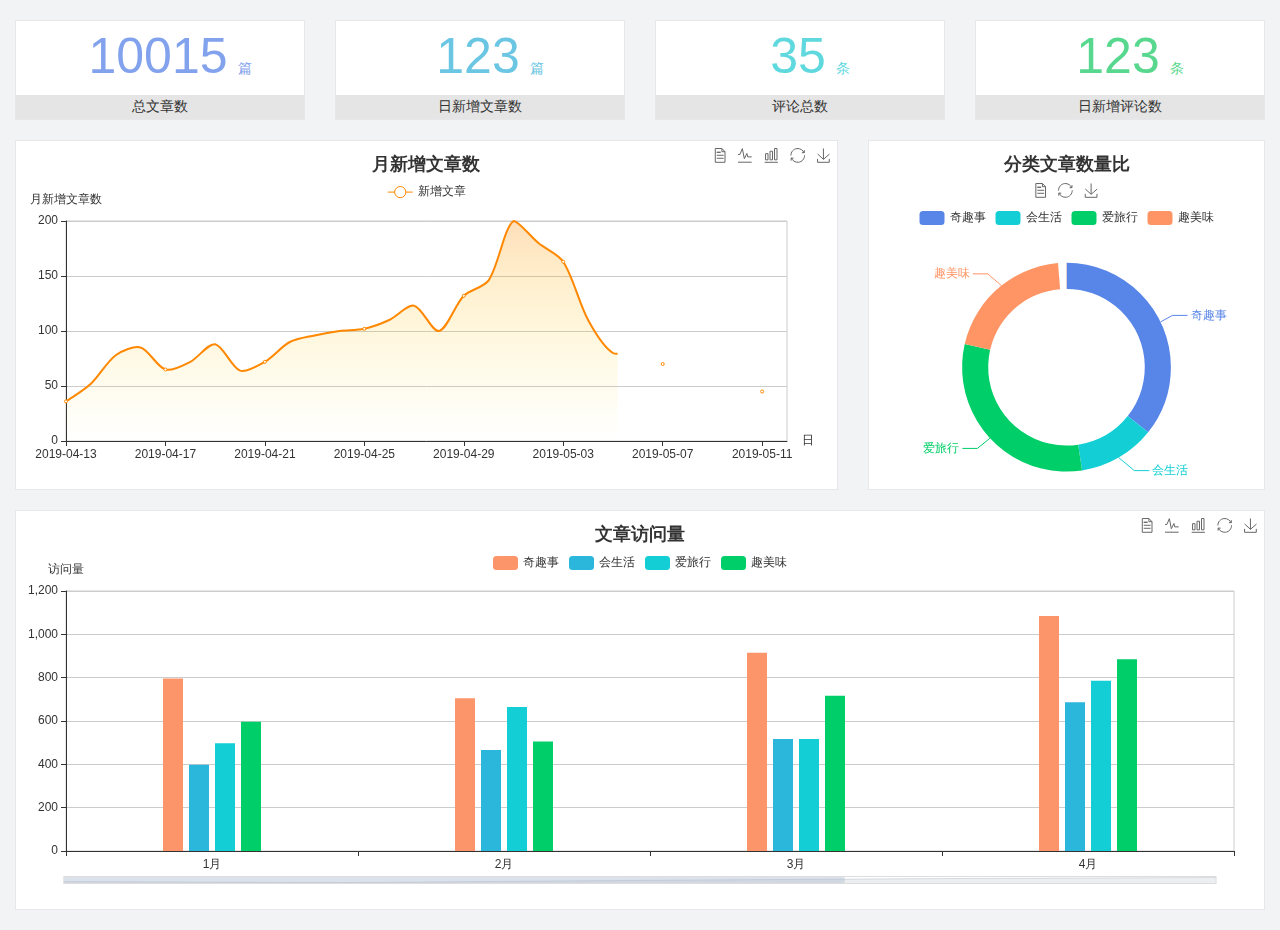
<file: home/dashboard.html>
<!DOCTYPE html>
<html lang="en">

<head>
  <meta charset="UTF-8">
  <meta name="viewport" content="width=device-width, initial-scale=1.0">
  <meta http-equiv="X-UA-Compatible" content="ie=edge">
  <title>图表统计</title>
  <link rel="stylesheet" href="../../assets/lib/bootstrap.css" />
  <link rel="stylesheet" href="../../assets/lib/main.css" />
  <script src="../../assets/lib/jquery.js"></script>
  <script type="text/javascript" src="../../assets/lib/echarts.min.js"></script>
</head>

<body>
  <div class="container-fluid">
    <div class="row spannel_list">
      <div class="col-sm-3 col-xs-6">
        <div class="spannel">
          <em>10015</em><span>篇</span>
          <b>总文章数</b>
        </div>
      </div>
      <div class="col-sm-3 col-xs-6">
        <div class="spannel scolor01">
          <em>123</em><span>篇</span>
          <b>日新增文章数</b>
        </div>
      </div>
      <div class="col-sm-3 col-xs-6">
        <div class="spannel scolor02">
          <em>35</em><span>条</span>
          <b>评论总数</b>
        </div>
      </div>
      <div class="col-sm-3 col-xs-6">
        <div class="spannel scolor03">
          <em>123</em><span>条</span>
          <b>日新增评论数</b>
        </div>
      </div>
    </div>
  </div>

  <div class="container-fluid">
    <div class="row curve-pie">
      <div class="col-lg-8 col-md-8">
        <div class="gragh_pannel" id="curve_show"></div>
      </div>
      <div class="col-lg-4 col-md-4">
        <div class="gragh_pannel" id="pie_show"></div>
      </div>
    </div>
  </div>

  <div class="container-fluid">
    <div class="column_pannel" id="column_show"></div>
  </div>

  <script>
    var oChart = echarts.init(document.getElementById('curve_show'));
    var aList_all = [
      { 'count': 36, 'date': '2019-04-13' },
      { 'count': 52, 'date': '2019-04-14' },
      { 'count': 78, 'date': '2019-04-15' },
      { 'count': 85, 'date': '2019-04-16' },
      { 'count': 65, 'date': '2019-04-17' },
      { 'count': 72, 'date': '2019-04-18' },
      { 'count': 88, 'date': '2019-04-19' },
      { 'count': 64, 'date': '2019-04-20' },
      { 'count': 72, 'date': '2019-04-21' },
      { 'count': 90, 'date': '2019-04-22' },
      { 'count': 96, 'date': '2019-04-23' },
      { 'count': 100, 'date': '2019-04-24' },
      { 'count': 102, 'date': '2019-04-25' },
      { 'count': 110, 'date': '2019-04-26' },
      { 'count': 123, 'date': '2019-04-27' },
      { 'count': 100, 'date': '2019-04-28' },
      { 'count': 132, 'date': '2019-04-29' },
      { 'count': 146, 'date': '2019-04-30' },
      { 'count': 200, 'date': '2019-05-01' },
      { 'count': 180, 'date': '2019-05-02' },
      { 'count': 163, 'date': '2019-05-03' },
      { 'count': 110, 'date': '2019-05-04' },
      { 'count': 80, 'date': '2019-05-05' },
      { 'count': 82, 'date': '2019-05-06' },
      { 'count': 70, 'date': '2019-05-07' },
      { 'count': 65, 'date': '2019-05-08' },
      { 'count': 54, 'date': '2019-05-09' },
      { 'count': 40, 'date': '2019-05-10' },
      { 'count': 45, 'date': '2019-05-11' },
      { 'count': 38, 'date': '2019-05-12' },
    ];

    let aCount = [];
    let aDate = [];

    for (var i = 0; i < aList_all.length; i++) {
      aCount.push(aList_all[i].count);
      aDate.push(aList_all[i].date);
    }

    var chartopt = {
      title: {
        text: '月新增文章数',
        left: 'center',
        top: '10'
      },
      tooltip: {
        trigger: 'axis'
      },
      legend: {
        data: ['新增文章'],
        top: '40'
      },
      toolbox: {
        show: true,
        feature: {
          mark: { show: true },
          dataView: { show: true, readOnly: false },
          magicType: { show: true, type: ['line', 'bar'] },
          restore: { show: true },
          saveAsImage: { show: true }
        }
      },
      calculable: true,
      xAxis: [
        {
          name: '日',
          type: 'category',
          boundaryGap: false,
          data: aDate
        }
      ],
      yAxis: [
        {
          name: '月新增文章数',
          type: 'value'
        }
      ],
      series: [
        {
          name: '新增文章',
          type: 'line',
          smooth: true,
          itemStyle: { normal: { areaStyle: { type: 'default' }, color: '#f80' }, lineStyle: { color: '#f80' } },
          data: aCount
        }],
      areaStyle: {
        normal: {
          color: new echarts.graphic.LinearGradient(0, 0, 0, 1, [{
            offset: 0,
            color: 'rgba(255,136,0,0.39)'
          }, {
            offset: .34,
            color: 'rgba(255,180,0,0.25)'
          }, {
            offset: 1,
            color: 'rgba(255,222,0,0.00)'
          }])

        }
      },
      grid: {
        show: true,
        x: 50,
        x2: 50,
        y: 80,
        height: 220
      }
    };

    oChart.setOption(chartopt);


    var oPie = echarts.init(document.getElementById('pie_show'));
    var oPieopt =
    {
      title: {
        top: 10,
        text: '分类文章数量比',
        x: 'center'
      },
      tooltip: {
        trigger: 'item',
        formatter: "{a} <br/>{b} : {c} ({d}%)"
      },
      color: ['#5885e8', '#13cfd5', '#00ce68', '#ff9565'],
      legend: {
        x: 'center',
        top: 65,
        data: ['奇趣事', '会生活', '爱旅行', '趣美味']
      },
      toolbox: {
        show: true,
        x: 'center',
        top: 35,
        feature: {
          mark: { show: true },
          dataView: { show: true, readOnly: false },
          magicType: {
            show: true,
            type: ['pie', 'funnel'],
            option: {
              funnel: {
                x: '25%',
                width: '50%',
                funnelAlign: 'left',
                max: 1548
              }
            }
          },
          restore: { show: true },
          saveAsImage: { show: true }
        }
      },
      calculable: true,
      series: [
        {
          name: '访问来源',
          type: 'pie',
          radius: ['45%', '60%'],
          center: ['50%', '65%'],
          data: [
            { value: 300, name: '奇趣事' },
            { value: 100, name: '会生活' },
            { value: 260, name: '爱旅行' },
            { value: 180, name: '趣美味' }
          ]
        }
      ]
    };
    oPie.setOption(oPieopt);



    var oColumn = this.echarts.init(document.getElementById('column_show'));
    var oColumnopt =
    {
      title: {
        text: '文章访问量',
        left: 'center',
        top: '10'
      },
      tooltip: {
        trigger: 'axis'
      },
      legend: {
        data: ['奇趣事', '会生活', '爱旅行', '趣美味'],
        top: '40'
      },
      toolbox: {
        show: true,
        feature: {
          mark: { show: true },
          dataView: { show: true, readOnly: false },
          magicType: { show: true, type: ['line', 'bar'] },
          restore: { show: true },
          saveAsImage: { show: true }
        }
      },
      calculable: true,
      xAxis: [
        {
          type: 'category',
          data: ['1月', '2月', '3月', '4月', '5月']
        }
      ],
      yAxis: [
        {
          name: '访问量',
          type: 'value'
        }
      ],
      series: [
        {
          name: '奇趣事',
          type: 'bar',
          barWidth: 20,
          itemStyle: {
            normal: { areaStyle: { type: 'default' }, color: '#fd956a' }
          },
          data: [800, 708, 920, 1090, 1200]
        },
        {
          name: '会生活',
          type: 'bar',
          barWidth: 20,
          itemStyle: {
            normal: { areaStyle: { type: 'default' }, color: '#2bb6db' }
          },
          data: [400, 468, 520, 690, 800]
        },
        {
          name: '爱旅行',
          type: 'bar',
          barWidth: 20,
          itemStyle: {
            normal: { areaStyle: { type: 'default' }, color: '#13cfd5' }
          },
          data: [500, 668, 520, 790, 900]
        },
        {
          name: '趣美味',
          type: 'bar',
          barWidth: 20,
          itemStyle: {
            normal: { areaStyle: { type: 'default' }, color: '#00ce68' }
          },
          data: [600, 508, 720, 890, 1000]
        }
      ],
      grid: {
        show: true,
        x: 50,
        x2: 30,
        y: 80,
        height: 260
      },
      dataZoom: [//给x轴设置滚动条
        {
          start: 0,//默认为0
          end: 100 - 1000 / 31,//默认为100
          type: 'slider',
          show: true,
          xAxisIndex: [0],
          handleSize: 0,//滑动条的 左右2个滑动条的大小
          height: 8,//组件高度
          left: 45, //左边的距离
          right: 50,//右边的距离
          bottom: 26,//右边的距离
          handleColor: '#ddd',//h滑动图标的颜色
          handleStyle: {
            borderColor: "#cacaca",
            borderWidth: "1",
            shadowBlur: 2,
            background: "#ddd",
            shadowColor: "#ddd",
          }
        }]
    };
    oColumn.setOption(oColumnopt);
  </script>
</body>

</html>
</file>
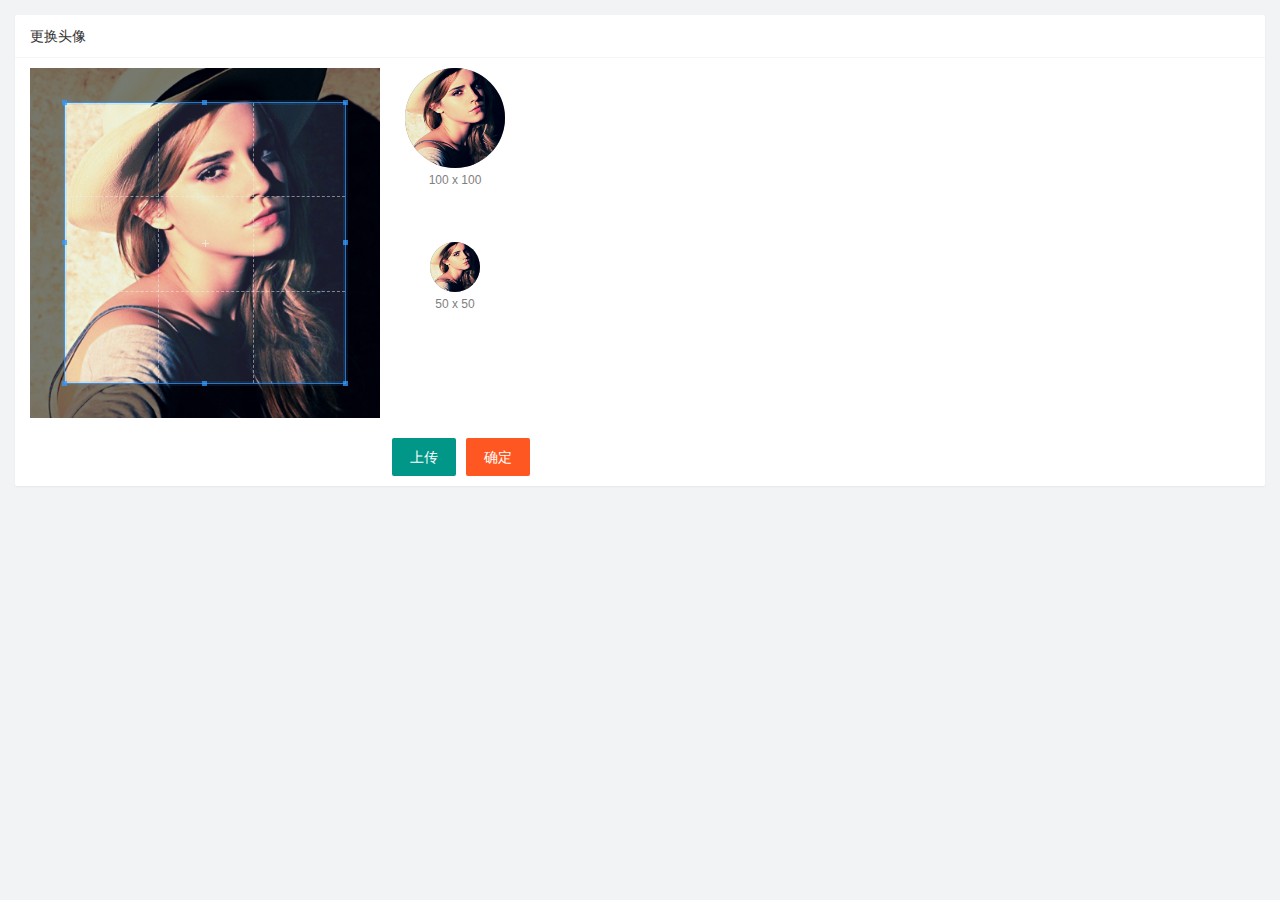
<file: user/user_avatar.html>
<!DOCTYPE html>
<html lang="en">
  <head>
    <meta charset="UTF-8" />
    <meta http-equiv="X-UA-Compatible" content="IE=edge" />
    <meta name="viewport" content="width=device-width, initial-scale=1.0" />
    <title>更换头像</title>
    <link rel="stylesheet" href="/assets/lib/cropper/cropper.css" />
    <link rel="stylesheet" href="/assets/lib/layui/css/layui.css" />
    <link rel="stylesheet" href="/assets/css/user/user_avatar.css" />
  </head>
  <body>
    <div class="layui-card">
      <div class="layui-card-header">更换头像</div>
      <div class="layui-card-body">
        <!-- 第一行的图片裁剪和预览区域 -->
        <div class="row1">
          <!-- 图片裁剪区域 -->
          <div class="cropper-box">
            <!-- 这个 img 标签很重要，将来会把它初始化为裁剪区域 -->
            <img id="image" src="/assets/images/sample.jpg" />
          </div>
          <!-- 图片的预览区域 -->
          <div class="preview-box">
            <div>
              <!-- 宽高为 100px 的预览区域 -->
              <div class="img-preview w100"></div>
              <p class="size">100 x 100</p>
            </div>
            <div>
              <!-- 宽高为 50px 的预览区域 -->
              <div class="img-preview w50"></div>
              <p class="size">50 x 50</p>
            </div>
          </div>
        </div>
        <!-- 第二行的按钮区域 -->
        <div class="row2">
            <!-- accpet 属性 允许用户选择什么类型的文件 -->
            <input type="file" accept="image/png,image/jpeg" id="file">
          <button type="button" id="btnChoose" class="layui-btn">上传</button>
          <button type="button" id="btnUpload" class="layui-btn layui-btn-danger">确定</button>
        </div>
      </div>
    </div>
    <script src="/assets/lib/layui/layui.all.js"></script>
    <script src="/assets/lib/jquery.js"></script>
    <!-- 一般都是先导入第三方再导入自己的 然后在里面写代码 如现在要写验证 -->
    <script src="/assets/lib/cropper/Cropper.js"></script>
    <script src="/assets/lib/cropper/jquery-cropper.js"></script>
    <script src="/assets/js/baseApi.js"></script>
    <script src="/assets/js/user/user_avatar.js"></script>
  </body>
</html>
</file>
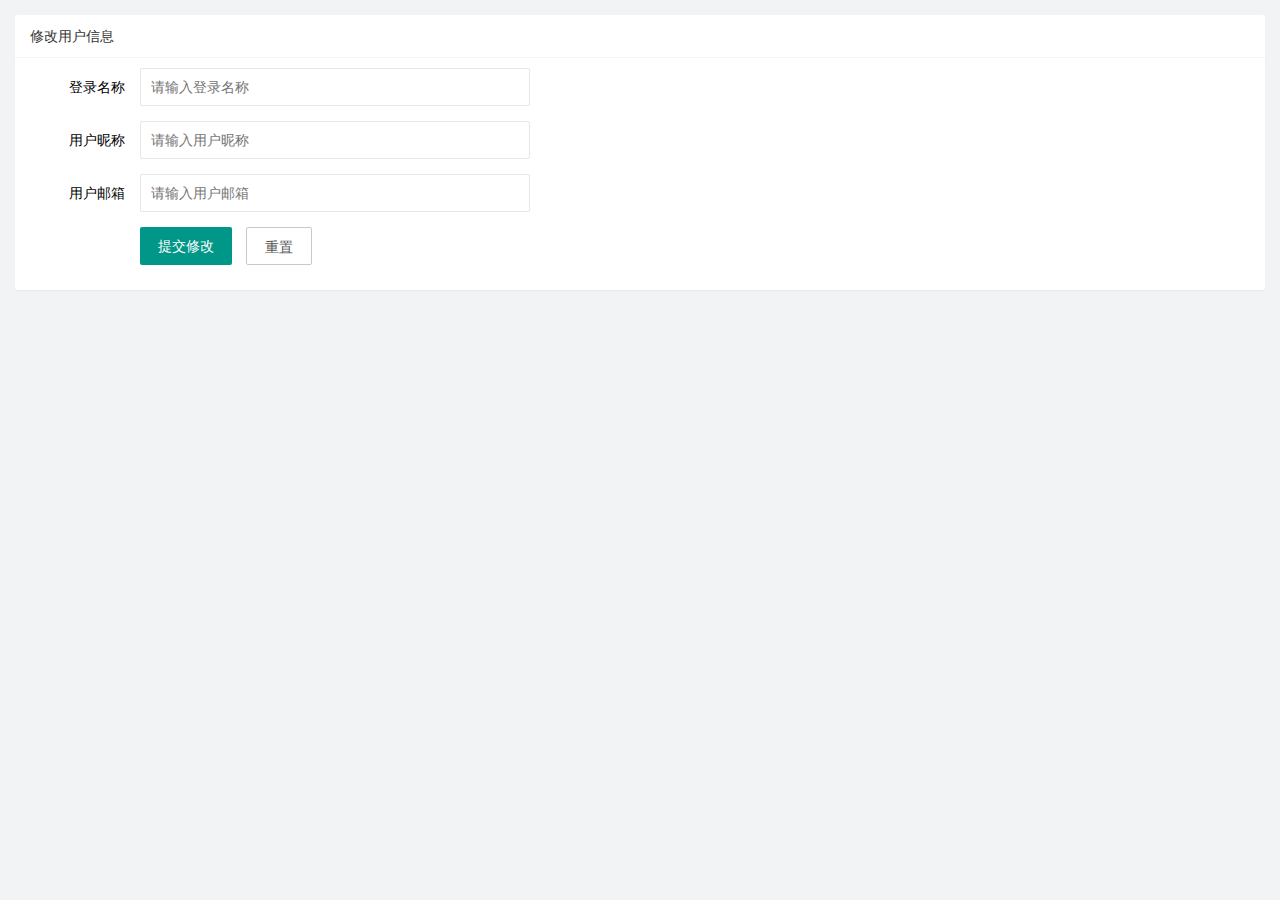
<file: user/user_info.html>
<!DOCTYPE html>
<html lang="en">
  <head>
    <meta charset="UTF-8" />
    <meta http-equiv="X-UA-Compatible" content="IE=edge" />
    <meta name="viewport" content="width=device-width, initial-scale=1.0" />
    <title>基本资料</title>
    <!-- 3引入样式 -->
    <link rel="stylesheet" href="/assets/lib/layui/css/layui.css" />
    <!-- 引入自己的样式 -->
    <link rel="stylesheet" href="/assets/css/user/user_info.css" />
  </head>
  <body>
    <!-- 1创建文件夹 css也是 2引入layui面板 
    主页 a 链接进行 ifema 指向完成点击切换面板
    -->
    <div class="layui-card">
      <div class="layui-card-header">修改用户信息</div>
      <div class="layui-card-body">
           <!-- 绘制表单（layui） 添加验证
         -->
         <form class="layui-form" lay-filter="formUserInfo">
            <!-- 隐藏域 不让用户看见 id用来更新数据时提交-->
            <input type="hidden" name="id" value="">
            <div class="layui-form-item">
              <label class="layui-form-label">登录名称</label>
              <div class="layui-input-block">
                <input type="text" name="username" required 
                 lay-verify="required" placeholder="请输入登录名称"
                  autocomplete="off" class="layui-input" readonly>
              </div>
            </div>
            <div class="layui-form-item">
              <label class="layui-form-label">用户昵称</label>
              <div class="layui-input-block">
                <input type="text" name="nickname" required  lay-verify="required|nickname" placeholder="请输入用户昵称" autocomplete="off" class="layui-input">
              </div>
            </div>
            <div class="layui-form-item">
              <label class="layui-form-label">用户邮箱</label>
              <div class="layui-input-block">
                <input type="text" name="email" required  lay-verify="required|email" placeholder="请输入用户邮箱" autocomplete="off" class="layui-input">
              </div>
            </div>
            <div class="layui-form-item">
                <div class="layui-input-block">
                  <button class="layui-btn" lay-submit lay-filter="formDemo">提交修改</button>
                  <button type="reset" class="layui-btn layui-btn-primary" id="btnReset">重置</button>
                </div>
              </div>
        </form>
      </div>
    </div>
    <!-- 导入第三方 -->
    <script src="/assets/lib/layui/layui.all.js"></script>
    <script src="/assets/lib/jquery.js"></script>
    <!-- 一般都是先导入第三方峰再导入自己的 然后在里面写代码 如现在要写验证 -->
    <script src="/assets/js/baseApi.js"></script>
    <script src="/assets/js/user/user_info.js"></script>
  </body>
</html>
</file>
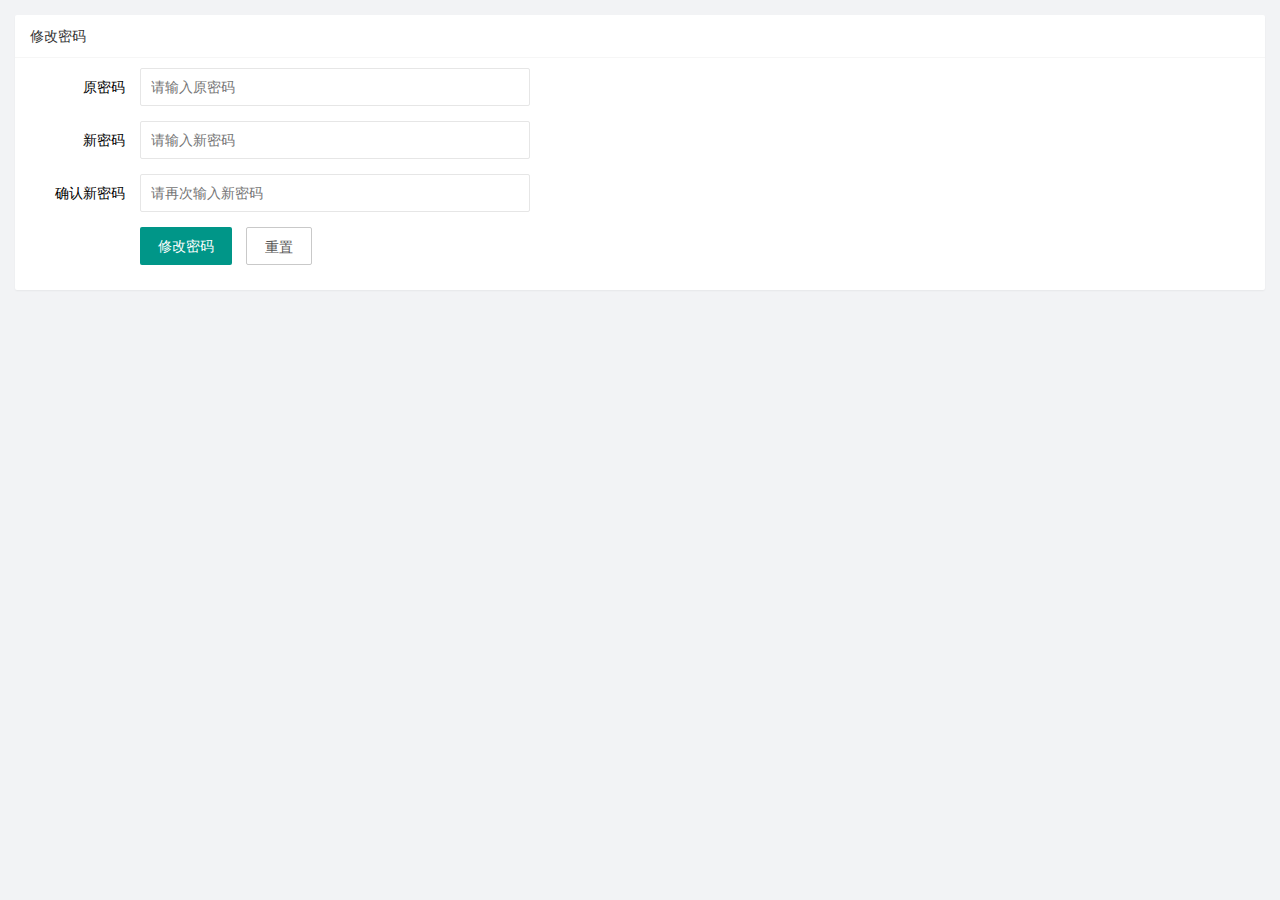
<file: user/user_pwd.html>
<!DOCTYPE html>
<html lang="en">
<head>
    <meta charset="UTF-8">
    <meta http-equiv="X-UA-Compatible" content="IE=edge">
    <meta name="viewport" content="width=device-width, initial-scale=1.0">
    <title>重置密码</title>
    <link rel="stylesheet" href="/assets/lib/layui/css/layui.css">
    <link rel="stylesheet" href="/assets/css/user/user_pwd.css">

</head>
<body>
<!-- 思路：在主页切换 搭建结构 定义表单验证规则  用户验证通过 发送请求 -->
    <div class="layui-card">
        <div class="layui-card-header">修改密码</div>
        <div class="layui-card-body">
            <form class="layui-form" action="">
                <div class="layui-form-item">
                  <label class="layui-form-label">原密码</label>
                  <div class="layui-input-block">
                    <input type="password" name="oldPwd" required  lay-verify="required|pwd" placeholder="请输入原密码" autocomplete="off" class="layui-input">
                  </div>
                </div>
                <div class="layui-form-item">
                  <label class="layui-form-label">新密码</label>
                  <div class="layui-input-block">
                    <input type="password" name="newPwd" required  lay-verify="required|pwd|samePwd" placeholder="请输入新密码" autocomplete="off" class="layui-input">
                  </div>
                </div>
                <div class="layui-form-item">
                  <label class="layui-form-label">确认新密码</label>
                  <div class="layui-input-block">
                    <input type="password" name="rePwd" required  lay-verify="required|pwd|rePwd" placeholder="请再次输入新密码" autocomplete="off" class="layui-input">
                  </div>
                </div>
                <div class="layui-form-item">
                    <div class="layui-input-block">
                      <button class="layui-btn" lay-submit lay-filter="formDemo">修改密码</button>
                      <button type="reset" class="layui-btn layui-btn-primary">重置</button>
                    </div>
                </div>
            </form>
        </div>
      </div>
    
    <script src="/assets/lib/layui/layui.all.js"></script>
    <script src="/assets/lib/jquery.js"></script>
    <script src="/assets/js/baseApi.js"></script>
    <script src="/assets/js/user/user_pwd.js"></script>
</body>
</html>
</file>
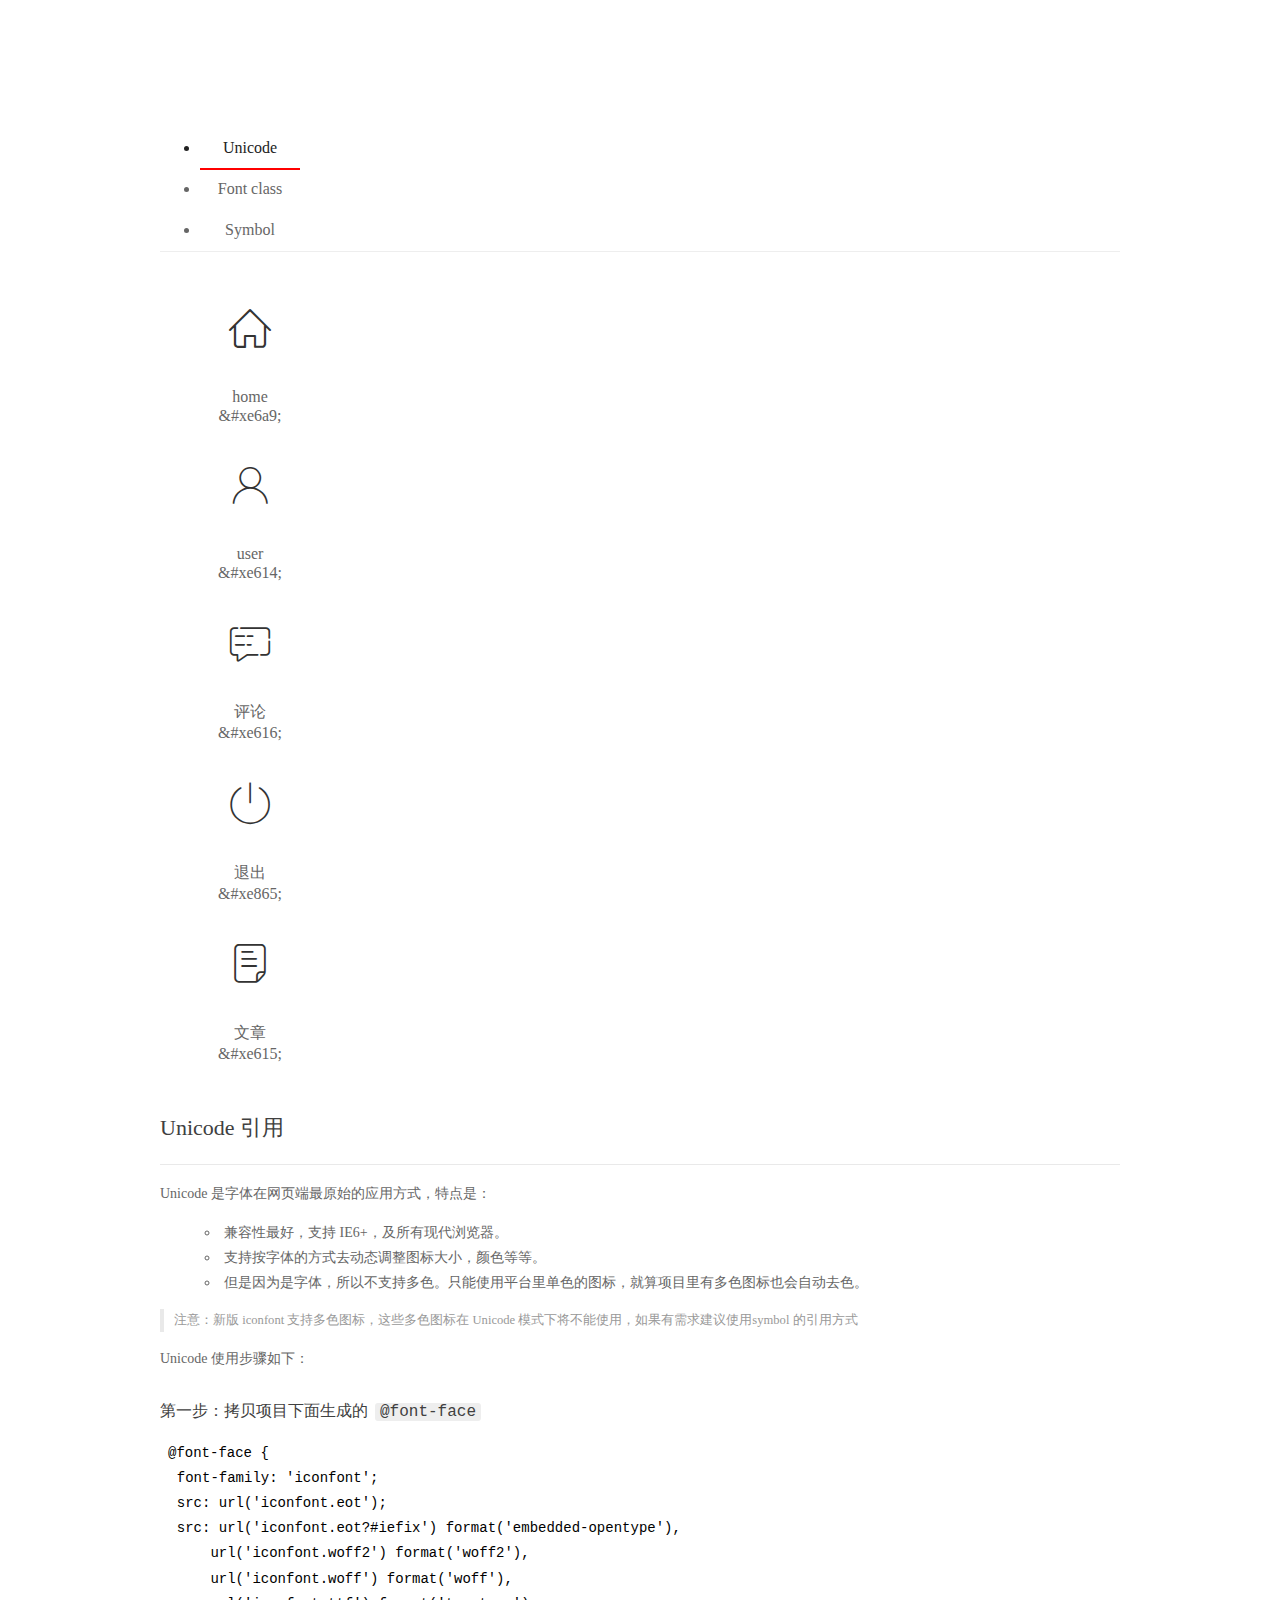
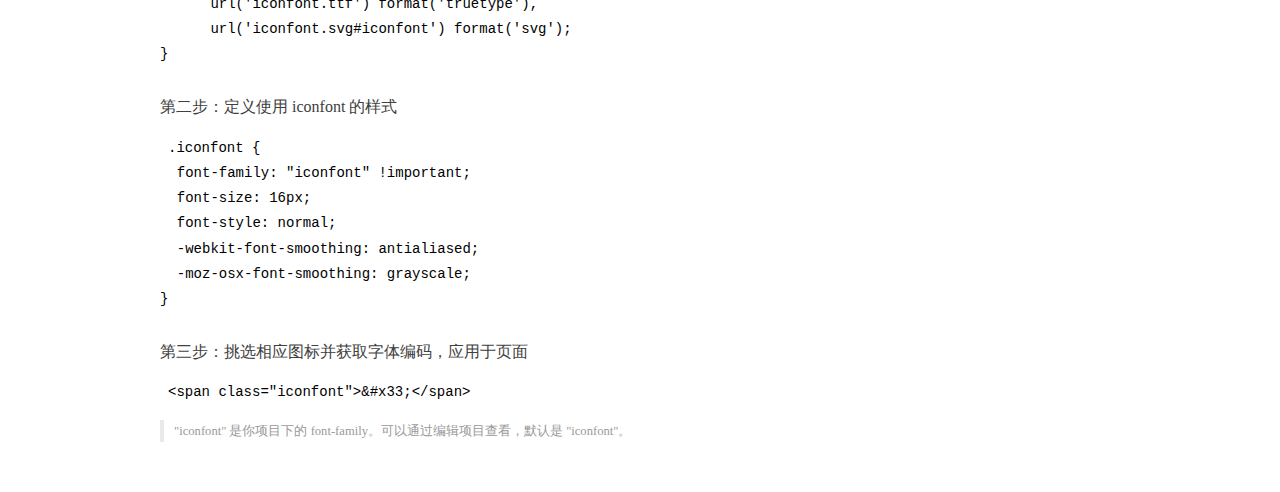
<file: assets/fonts/demo_index.html>
<!DOCTYPE html>
<html>
<head>
  <meta charset="utf-8"/>
  <title>IconFont Demo</title>
  <link rel="shortcut icon" href="https://gtms04.alicdn.com/tps/i4/TB1_oz6GVXXXXaFXpXXJDFnIXXX-64-64.ico" type="image/x-icon"/>
  <link rel="stylesheet" href="https://g.alicdn.com/thx/cube/1.3.2/cube.min.css">
  <link rel="stylesheet" href="demo.css">
  <link rel="stylesheet" href="iconfont.css">
  <script src="iconfont.js"></script>
  <!-- jQuery -->
  <script src="https://a1.alicdn.com/oss/uploads/2018/12/26/7bfddb60-08e8-11e9-9b04-53e73bb6408b.js"></script>
  <!-- 代码高亮 -->
  <script src="https://a1.alicdn.com/oss/uploads/2018/12/26/a3f714d0-08e6-11e9-8a15-ebf944d7534c.js"></script>
</head>
<body>
  <div class="main">
    <h1 class="logo"><a href="https://www.iconfont.cn/" title="iconfont 首页" target="_blank">&#xe86b;</a></h1>
    <div class="nav-tabs">
      <ul id="tabs" class="dib-box">
        <li class="dib active"><span>Unicode</span></li>
        <li class="dib"><span>Font class</span></li>
        <li class="dib"><span>Symbol</span></li>
      </ul>
      
    </div>
    <div class="tab-container">
      <div class="content unicode" style="display: block;">
          <ul class="icon_lists dib-box">
          
            <li class="dib">
              <span class="icon iconfont">&#xe6a9;</span>
                <div class="name">home</div>
                <div class="code-name">&amp;#xe6a9;</div>
              </li>
          
            <li class="dib">
              <span class="icon iconfont">&#xe614;</span>
                <div class="name">user</div>
                <div class="code-name">&amp;#xe614;</div>
              </li>
          
            <li class="dib">
              <span class="icon iconfont">&#xe616;</span>
                <div class="name">评论</div>
                <div class="code-name">&amp;#xe616;</div>
              </li>
          
            <li class="dib">
              <span class="icon iconfont">&#xe865;</span>
                <div class="name">退出</div>
                <div class="code-name">&amp;#xe865;</div>
              </li>
          
            <li class="dib">
              <span class="icon iconfont">&#xe615;</span>
                <div class="name">文章</div>
                <div class="code-name">&amp;#xe615;</div>
              </li>
          
          </ul>
          <div class="article markdown">
          <h2 id="unicode-">Unicode 引用</h2>
          <hr>

          <p>Unicode 是字体在网页端最原始的应用方式，特点是：</p>
          <ul>
            <li>兼容性最好，支持 IE6+，及所有现代浏览器。</li>
            <li>支持按字体的方式去动态调整图标大小，颜色等等。</li>
            <li>但是因为是字体，所以不支持多色。只能使用平台里单色的图标，就算项目里有多色图标也会自动去色。</li>
          </ul>
          <blockquote>
            <p>注意：新版 iconfont 支持多色图标，这些多色图标在 Unicode 模式下将不能使用，如果有需求建议使用symbol 的引用方式</p>
          </blockquote>
          <p>Unicode 使用步骤如下：</p>
          <h3 id="-font-face">第一步：拷贝项目下面生成的 <code>@font-face</code></h3>
<pre><code class="language-css"
>@font-face {
  font-family: 'iconfont';
  src: url('iconfont.eot');
  src: url('iconfont.eot?#iefix') format('embedded-opentype'),
      url('iconfont.woff2') format('woff2'),
      url('iconfont.woff') format('woff'),
      url('iconfont.ttf') format('truetype'),
      url('iconfont.svg#iconfont') format('svg');
}
</code></pre>
          <h3 id="-iconfont-">第二步：定义使用 iconfont 的样式</h3>
<pre><code class="language-css"
>.iconfont {
  font-family: "iconfont" !important;
  font-size: 16px;
  font-style: normal;
  -webkit-font-smoothing: antialiased;
  -moz-osx-font-smoothing: grayscale;
}
</code></pre>
          <h3 id="-">第三步：挑选相应图标并获取字体编码，应用于页面</h3>
<pre>
<code class="language-html"
>&lt;span class="iconfont"&gt;&amp;#x33;&lt;/span&gt;
</code></pre>
          <blockquote>
            <p>"iconfont" 是你项目下的 font-family。可以通过编辑项目查看，默认是 "iconfont"。</p>
          </blockquote>
          </div>
      </div>
      <div class="content font-class">
        <ul class="icon_lists dib-box">
          
          <li class="dib">
            <span class="icon iconfont icon-home"></span>
            <div class="name">
              home
            </div>
            <div class="code-name">.icon-home
            </div>
          </li>
          
          <li class="dib">
            <span class="icon iconfont icon-user"></span>
            <div class="name">
              user
            </div>
            <div class="code-name">.icon-user
            </div>
          </li>
          
          <li class="dib">
            <span class="icon iconfont icon-pinglun"></span>
            <div class="name">
              评论
            </div>
            <div class="code-name">.icon-pinglun
            </div>
          </li>
          
          <li class="dib">
            <span class="icon iconfont icon-tuichu"></span>
            <div class="name">
              退出
            </div>
            <div class="code-name">.icon-tuichu
            </div>
          </li>
          
          <li class="dib">
            <span class="icon iconfont icon-16"></span>
            <div class="name">
              文章
            </div>
            <div class="code-name">.icon-16
            </div>
          </li>
          
        </ul>
        <div class="article markdown">
        <h2 id="font-class-">font-class 引用</h2>
        <hr>

        <p>font-class 是 Unicode 使用方式的一种变种，主要是解决 Unicode 书写不直观，语意不明确的问题。</p>
        <p>与 Unicode 使用方式相比，具有如下特点：</p>
        <ul>
          <li>兼容性良好，支持 IE8+，及所有现代浏览器。</li>
          <li>相比于 Unicode 语意明确，书写更直观。可以很容易分辨这个 icon 是什么。</li>
          <li>因为使用 class 来定义图标，所以当要替换图标时，只需要修改 class 里面的 Unicode 引用。</li>
          <li>不过因为本质上还是使用的字体，所以多色图标还是不支持的。</li>
        </ul>
        <p>使用步骤如下：</p>
        <h3 id="-fontclass-">第一步：引入项目下面生成的 fontclass 代码：</h3>
<pre><code class="language-html">&lt;link rel="stylesheet" href="./iconfont.css"&gt;
</code></pre>
        <h3 id="-">第二步：挑选相应图标并获取类名，应用于页面：</h3>
<pre><code class="language-html">&lt;span class="iconfont icon-xxx"&gt;&lt;/span&gt;
</code></pre>
        <blockquote>
          <p>"
            iconfont" 是你项目下的 font-family。可以通过编辑项目查看，默认是 "iconfont"。</p>
        </blockquote>
      </div>
      </div>
      <div class="content symbol">
          <ul class="icon_lists dib-box">
          
            <li class="dib">
                <svg class="icon svg-icon" aria-hidden="true">
                  <use xlink:href="#icon-home"></use>
                </svg>
                <div class="name">home</div>
                <div class="code-name">#icon-home</div>
            </li>
          
            <li class="dib">
                <svg class="icon svg-icon" aria-hidden="true">
                  <use xlink:href="#icon-user"></use>
                </svg>
                <div class="name">user</div>
                <div class="code-name">#icon-user</div>
            </li>
          
            <li class="dib">
                <svg class="icon svg-icon" aria-hidden="true">
                  <use xlink:href="#icon-pinglun"></use>
                </svg>
                <div class="name">评论</div>
                <div class="code-name">#icon-pinglun</div>
            </li>
          
            <li class="dib">
                <svg class="icon svg-icon" aria-hidden="true">
                  <use xlink:href="#icon-tuichu"></use>
                </svg>
                <div class="name">退出</div>
                <div class="code-name">#icon-tuichu</div>
            </li>
          
            <li class="dib">
                <svg class="icon svg-icon" aria-hidden="true">
                  <use xlink:href="#icon-16"></use>
                </svg>
                <div class="name">文章</div>
                <div class="code-name">#icon-16</div>
            </li>
          
          </ul>
          <div class="article markdown">
          <h2 id="symbol-">Symbol 引用</h2>
          <hr>

          <p>这是一种全新的使用方式，应该说这才是未来的主流，也是平台目前推荐的用法。相关介绍可以参考这篇<a href="">文章</a>
            这种用法其实是做了一个 SVG 的集合，与另外两种相比具有如下特点：</p>
          <ul>
            <li>支持多色图标了，不再受单色限制。</li>
            <li>通过一些技巧，支持像字体那样，通过 <code>font-size</code>, <code>color</code> 来调整样式。</li>
            <li>兼容性较差，支持 IE9+，及现代浏览器。</li>
            <li>浏览器渲染 SVG 的性能一般，还不如 png。</li>
          </ul>
          <p>使用步骤如下：</p>
          <h3 id="-symbol-">第一步：引入项目下面生成的 symbol 代码：</h3>
<pre><code class="language-html">&lt;script src="./iconfont.js"&gt;&lt;/script&gt;
</code></pre>
          <h3 id="-css-">第二步：加入通用 CSS 代码（引入一次就行）：</h3>
<pre><code class="language-html">&lt;style&gt;
.icon {
  width: 1em;
  height: 1em;
  vertical-align: -0.15em;
  fill: currentColor;
  overflow: hidden;
}
&lt;/style&gt;
</code></pre>
          <h3 id="-">第三步：挑选相应图标并获取类名，应用于页面：</h3>
<pre><code class="language-html">&lt;svg class="icon" aria-hidden="true"&gt;
  &lt;use xlink:href="#icon-xxx"&gt;&lt;/use&gt;
&lt;/svg&gt;
</code></pre>
          </div>
      </div>

    </div>
  </div>
  <script>
  $(document).ready(function () {
      $('.tab-container .content:first').show()

      $('#tabs li').click(function (e) {
        var tabContent = $('.tab-container .content')
        var index = $(this).index()

        if ($(this).hasClass('active')) {
          return
        } else {
          $('#tabs li').removeClass('active')
          $(this).addClass('active')

          tabContent.hide().eq(index).fadeIn()
        }
      })
    })
  </script>
</body>
</html>
</file>
<file: assets/lib/main.css>
body{
    font-family:'MicroSoft YaHei';
    background-color: #f2f3f5;
}
.main_wrap{
    position:fixed;
    width:100%;
    height:100%;
    left:0px;
    top:0px;
    background:url('../images/login_bg.jpg'); 
    background-size:100% 100%; 
  }
.header{
    width:1200px;
    overflow: hidden;
    margin:20px auto 0;
}
.heade .logo{
    float: left;
}
.header .copyright{
    float:right;
    font-size:12px;
    color:#fff;
    text-align:right;
    line-height:20px;
    margin-top:10px;
}
.login_form_con{
    position:absolute;
    left:50%;
    top:50%;
    margin-left:-200px;
    margin-top:-155px;
    width:400px;
    height:310px;
    background-color: #edeff0;
}

.login_form{
    position: relative;
}

.login_form .icon-user{
    position:absolute;
    font-size:16px;
    color:#999;
    left:46px;
    top:12px;
}
.login_form .icon-key{
    position:absolute;
    font-size:18px;
    color:#999;
    left:46px;
    top:78px;
}
.login_title{
    height:60px;
    background:url('../images/login_title.png') center center no-repeat #fff;
}
.input_txt,.input_pass,.input_sub{
    display:block;
    width:334px;
    height:37px;
    padding:0px;
    text-indent:40px;
    border:1px solid #ddd;
    margin:27px auto 0;
    outline:none;
}
.input_sub{
    margin-top:40px;
    height:42px;
    background-color: #19b9e7;
    text-indent:0px;
    font-size:18px;
    color:#fff;
    cursor: pointer;
}
.input_sub:hover{
    background-color: #08a0cc;
}

.sider{
    position:fixed;
    left:0;
    top:0;
    bottom:0;
    width:210px;
    background-color: #323745;
}
.sider .logo{
    display:block;
    height:56px;
    background-color: #242732;
    overflow: hidden;
}
.sider .logo img{
    display:block;
    margin:6px auto 0;
}
.user_info{
    height:79px;
    border-bottom:1px solid #5a5e6b;
}

.user_info img{
    float: left;
    width:40px;
    height:40px;
    border-radius:20px;
    margin:19px 0 0 30px;
}
.user_info span{
    float: left;
    width:120px;
    font-size:12px;
    color:#fff;
    margin:23px 0 0 20px;
}
.user_info b{
    float: left;
    width: 120px;
    font-weight:normal;
    font-size:12px;
    color:#adafb5;
    margin:2px 0 0 20px;
}

.menu .level01{
    height:50px;
    line-height:50px;
}
.menu .level01 a{
    display:block;
    height:50px;
    font-size:12px;
    color:#adafb5;
    overflow: hidden;
}
.menu .level01.active a{
    background-color: #1378f0;
    color:#fff;
}
.menu .level01.active i{
    color:#fff;
}

.menu .level01 a:hover{
    background-color: #1378f0;
    color:#fff;
}
.menu .level01 a:hover i{
    color:#fff;
}
.menu .level01 i{
    color:#61646f;
    font-size:22px;
    float: left;
    margin-left:26px;
}
.menu .level01 span{
    float: left;
    margin-left:10px;
}
.menu .level01 b{
    float: right;
    margin-right:20px;
    font-weight:normal;
    transform:rotate(90deg);
    transition:all 500ms ease;
}

.menu .level01 .rotate0{
    transform:rotate(0deg);
}

.menu .level02{
    background: #242732;
    display:none;
}


.menu .level02 li{
    height:40px;
    line-height:40px;
}
.menu .level02 li a{
    display:block;
    height:40px;
    font-size:12px;
    color:#adafb5;
    overflow: hidden;
}

.menu .level02 li a:hover{
    background-color: #1378f0;
    color:#fff;
}

.menu .level02 li i{
    font-size:12px;
    float: left;
    margin-left:60px;
}
.menu .level02 li span{
    font-size:12px;
    float: left;
    margin-left:5px;
}

.menu .level02 .active a{
    color:#ffae00;
}

.header_bar{
    position:fixed;
    left:210px;
    right:0;
    top:0;
    height:56px;
    background-color: #fff;
}

.main{
    position:fixed;
    left:210px;
    top:56px;
    right:0;
    bottom:0;
    background-color: #f2f3f5;
}

.search_form{
    width:218px;
    height:33px;
    border:1px solid #ddd;
    background-color: #f2f3f5;
    border-radius:16px;
    float: left;
    margin:12px 0 0 27px;
}

.search_form input{
    padding:0px;
    margin:0px;
    border:0px;
    float: left;
    background-color: #f2f3f5;
    font-size:12px;
    width:175px;
    height:31px;
    margin-left:12px;
    outline:none;
   
}

.search_form .icon-search{
    line-height:33px;
    cursor: pointer;
    font-size:18px;
    color:#abaebb;
}
.user_center_link{
    float:right;

}
.user_center_link a{
    line-height:56px;
    font-size:12px;
    color:#999;
    margin-right:15px;
}
.user_center_link a:hover{
    color:#ffae00
}

.user_center_link img{
    width:42px;
    height:42px;
    border-radius:32px;
    margin-right:10px;
}

.spannel_list{
    margin-top:20px;
}

.spannel{
	height:100px;
	overflow:hidden;
	text-align:center;
    position:relative;
    background-color: #fff;
    border:1px solid #e7e7e9;
    margin-bottom:20px;
}

.spannel em{
    font-style:normal;
	font-size:50px;
	line-height:50px;
	display:inline-block;
	margin:10px 0 0 20px;
	font-family:'Arial';
	color:#83a2ed;
}

.spannel span{
	font-size:14px;
	display:inline-block;
	color:#83a2ed;
	margin-left:10px;
}

.spannel b{
	position:absolute;
	left:0;
	bottom:0;
	width:100%;
	line-height:24px;
	background:#e5e5e5;
	color:#333;
	font-size:14px;
	font-weight:normal;
}

.scolor01 em,.scolor01 span{
	color:#6ac6e2;
}

.scolor02 em,.scolor02 span{
	color:#5fd9de;
}

.scolor03 em,.scolor03 span{
	color:#58d88e;
}


.gragh_pannel{
    height:350px;
    border:1px solid #e7e7e9;
    background-color: #fff!important; 
    margin-bottom:20px;  
}

.column_pannel{
    margin-bottom:20px;
    height:400px;
    border:1px solid #e7e7e9;
    background-color: #fff!important;   
}

.common_title{
    line-height:42px;
    background-color: #fbfbfb;
    border:1px solid #e7e7e9;
    margin-top:20px;
    text-indent: 15px;
    font-size:14px;
    color:#333;
}

.common_con{
    border:1px solid #e7e7e9;
    border-top:0px;
    background-color: #fff;
    padding-bottom:20px;
    margin-bottom:20px;
}
.opt_btns{
    margin-top:20px;
}

.mp20{
    margin-top:20px;
}

.pagination{   
   margin:0;
}

.article_form{
    margin-top:20px;
}

.form-group{
    margin-bottom:25px;
}

.form-group label{
    font-weight:normal;
    color:#666;
}

.icon-icondate{
    line-height:16px;
}

.user_pic{
    width:100px;
    height:100px;
    margin-bottom:10px;
}

.article_cover{
    width:200px;
    height:200px;
    margin-bottom:10px;
}
</file>
<file: assets/lib/cropper/cropper.css>
/*!
 * Cropper.js v1.5.6
 * https://fengyuanchen.github.io/cropperjs
 *
 * Copyright 2015-present Chen Fengyuan
 * Released under the MIT license
 *
 * Date: 2019-10-04T04:33:44.164Z
 */

.cropper-container {
  direction: ltr;
  font-size: 0;
  line-height: 0;
  position: relative;
  -ms-touch-action: none;
  touch-action: none;
  -webkit-user-select: none;
  -moz-user-select: none;
  -ms-user-select: none;
  user-select: none;
}

.cropper-container img {
  display: block;
  height: 100%;
  image-orientation: 0deg;
  max-height: none !important;
  max-width: none !important;
  min-height: 0 !important;
  min-width: 0 !important;
  width: 100%;
}

.cropper-wrap-box,
.cropper-canvas,
.cropper-drag-box,
.cropper-crop-box,
.cropper-modal {
  bottom: 0;
  left: 0;
  position: absolute;
  right: 0;
  top: 0;
}

.cropper-wrap-box,
.cropper-canvas {
  overflow: hidden;
}

.cropper-drag-box {
  background-color: #fff;
  opacity: 0;
}

.cropper-modal {
  background-color: #000;
  opacity: 0.5;
}

.cropper-view-box {
  display: block;
  height: 100%;
  outline: 1px solid #39f;
  outline-color: rgba(51, 153, 255, 0.75);
  overflow: hidden;
  width: 100%;
}

.cropper-dashed {
  border: 0 dashed #eee;
  display: block;
  opacity: 0.5;
  position: absolute;
}

.cropper-dashed.dashed-h {
  border-bottom-width: 1px;
  border-top-width: 1px;
  height: calc(100% / 3);
  left: 0;
  top: calc(100% / 3);
  width: 100%;
}

.cropper-dashed.dashed-v {
  border-left-width: 1px;
  border-right-width: 1px;
  height: 100%;
  left: calc(100% / 3);
  top: 0;
  width: calc(100% / 3);
}

.cropper-center {
  display: block;
  height: 0;
  left: 50%;
  opacity: 0.75;
  position: absolute;
  top: 50%;
  width: 0;
}

.cropper-center::before,
.cropper-center::after {
  background-color: #eee;
  content: ' ';
  display: block;
  position: absolute;
}

.cropper-center::before {
  height: 1px;
  left: -3px;
  top: 0;
  width: 7px;
}

.cropper-center::after {
  height: 7px;
  left: 0;
  top: -3px;
  width: 1px;
}

.cropper-face,
.cropper-line,
.cropper-point {
  display: block;
  height: 100%;
  opacity: 0.1;
  position: absolute;
  width: 100%;
}

.cropper-face {
  background-color: #fff;
  left: 0;
  top: 0;
}

.cropper-line {
  background-color: #39f;
}

.cropper-line.line-e {
  cursor: ew-resize;
  right: -3px;
  top: 0;
  width: 5px;
}

.cropper-line.line-n {
  cursor: ns-resize;
  height: 5px;
  left: 0;
  top: -3px;
}

.cropper-line.line-w {
  cursor: ew-resize;
  left: -3px;
  top: 0;
  width: 5px;
}

.cropper-line.line-s {
  bottom: -3px;
  cursor: ns-resize;
  height: 5px;
  left: 0;
}

.cropper-point {
  background-color: #39f;
  height: 5px;
  opacity: 0.75;
  width: 5px;
}

.cropper-point.point-e {
  cursor: ew-resize;
  margin-top: -3px;
  right: -3px;
  top: 50%;
}

.cropper-point.point-n {
  cursor: ns-resize;
  left: 50%;
  margin-left: -3px;
  top: -3px;
}

.cropper-point.point-w {
  cursor: ew-resize;
  left: -3px;
  margin-top: -3px;
  top: 50%;
}

.cropper-point.point-s {
  bottom: -3px;
  cursor: s-resize;
  left: 50%;
  margin-left: -3px;
}

.cropper-point.point-ne {
  cursor: nesw-resize;
  right: -3px;
  top: -3px;
}

.cropper-point.point-nw {
  cursor: nwse-resize;
  left: -3px;
  top: -3px;
}

.cropper-point.point-sw {
  bottom: -3px;
  cursor: nesw-resize;
  left: -3px;
}

.cropper-point.point-se {
  bottom: -3px;
  cursor: nwse-resize;
  height: 20px;
  opacity: 1;
  right: -3px;
  width: 20px;
}

@media (min-width: 768px) {
  .cropper-point.point-se {
    height: 15px;
    width: 15px;
  }
}

@media (min-width: 992px) {
  .cropper-point.point-se {
    height: 10px;
    width: 10px;
  }
}

@media (min-width: 1200px) {
  .cropper-point.point-se {
    height: 5px;
    opacity: 0.75;
    width: 5px;
  }
}

.cropper-point.point-se::before {
  background-color: #39f;
  bottom: -50%;
  content: ' ';
  display: block;
  height: 200%;
  opacity: 0;
  position: absolute;
  right: -50%;
  width: 200%;
}

.cropper-invisible {
  opacity: 0;
}

.cropper-bg {
  background-image: url('[data-uri]');
}

.cropper-hide {
  display: block;
  height: 0;
  position: absolute;
  width: 0;
}

.cropper-hidden {
  display: none !important;
}

.cropper-move {
  cursor: move;
}

.cropper-crop {
  cursor: crosshair;
}

.cropper-disabled .cropper-drag-box,
.cropper-disabled .cropper-face,
.cropper-disabled .cropper-line,
.cropper-disabled .cropper-point {
  cursor: not-allowed;
}
</file>
<file: assets/lib/layui/css/layui.css>
/** layui-v2.5.5 MIT License By https://www.layui.com */
 .layui-inline,img{display:inline-block;vertical-align:middle}h1,h2,h3,h4,h5,h6{font-weight:400}.layui-edge,.layui-header,.layui-inline,.layui-main{position:relative}.layui-body,.layui-edge,.layui-elip{overflow:hidden}.layui-btn,.layui-edge,.layui-inline,img{vertical-align:middle}.layui-btn,.layui-disabled,.layui-icon,.layui-unselect{-moz-user-select:none;-webkit-user-select:none;-ms-user-select:none}.layui-elip,.layui-form-checkbox span,.layui-form-pane .layui-form-label{text-overflow:ellipsis;white-space:nowrap}.layui-breadcrumb,.layui-tree-btnGroup{visibility:hidden}blockquote,body,button,dd,div,dl,dt,form,h1,h2,h3,h4,h5,h6,input,li,ol,p,pre,td,textarea,th,ul{margin:0;padding:0;-webkit-tap-highlight-color:rgba(0,0,0,0)}a:active,a:hover{outline:0}img{border:none}li{list-style:none}table{border-collapse:collapse;border-spacing:0}h4,h5,h6{font-size:100%}button,input,optgroup,option,select,textarea{font-family:inherit;font-size:inherit;font-style:inherit;font-weight:inherit;outline:0}pre{white-space:pre-wrap;white-space:-moz-pre-wrap;white-space:-pre-wrap;white-space:-o-pre-wrap;word-wrap:break-word}body{line-height:24px;font:14px Helvetica Neue,Helvetica,PingFang SC,Tahoma,Arial,sans-serif}hr{height:1px;margin:10px 0;border:0;clear:both}a{color:#333;text-decoration:none}a:hover{color:#777}a cite{font-style:normal;*cursor:pointer}.layui-border-box,.layui-border-box *{box-sizing:border-box}.layui-box,.layui-box *{box-sizing:content-box}.layui-clear{clear:both;*zoom:1}.layui-clear:after{content:'\20';clear:both;*zoom:1;display:block;height:0}.layui-inline{*display:inline;*zoom:1}.layui-edge{display:inline-block;width:0;height:0;border-width:6px;border-style:dashed;border-color:transparent}.layui-edge-top{top:-4px;border-bottom-color:#999;border-bottom-style:solid}.layui-edge-right{border-left-color:#999;border-left-style:solid}.layui-edge-bottom{top:2px;border-top-color:#999;border-top-style:solid}.layui-edge-left{border-right-color:#999;border-right-style:solid}.layui-disabled,.layui-disabled:hover{color:#d2d2d2!important;cursor:not-allowed!important}.layui-circle{border-radius:100%}.layui-show{display:block!important}.layui-hide{display:none!important}@font-face{font-family:layui-icon;src:url(../font/iconfont.eot?v=250);src:url(../font/iconfont.eot?v=250#iefix) format('embedded-opentype'),url(../font/iconfont.woff2?v=250) format('woff2'),url(../font/iconfont.woff?v=250) format('woff'),url(../font/iconfont.ttf?v=250) format('truetype'),url(../font/iconfont.svg?v=250#layui-icon) format('svg')}.layui-icon{font-family:layui-icon!important;font-size:16px;font-style:normal;-webkit-font-smoothing:antialiased;-moz-osx-font-smoothing:grayscale}.layui-icon-reply-fill:before{content:"\e611"}.layui-icon-set-fill:before{content:"\e614"}.layui-icon-menu-fill:before{content:"\e60f"}.layui-icon-search:before{content:"\e615"}.layui-icon-share:before{content:"\e641"}.layui-icon-set-sm:before{content:"\e620"}.layui-icon-engine:before{content:"\e628"}.layui-icon-close:before{content:"\1006"}.layui-icon-close-fill:before{content:"\1007"}.layui-icon-chart-screen:before{content:"\e629"}.layui-icon-star:before{content:"\e600"}.layui-icon-circle-dot:before{content:"\e617"}.layui-icon-chat:before{content:"\e606"}.layui-icon-release:before{content:"\e609"}.layui-icon-list:before{content:"\e60a"}.layui-icon-chart:before{content:"\e62c"}.layui-icon-ok-circle:before{content:"\1005"}.layui-icon-layim-theme:before{content:"\e61b"}.layui-icon-table:before{content:"\e62d"}.layui-icon-right:before{content:"\e602"}.layui-icon-left:before{content:"\e603"}.layui-icon-cart-simple:before{content:"\e698"}.layui-icon-face-cry:before{content:"\e69c"}.layui-icon-face-smile:before{content:"\e6af"}.layui-icon-survey:before{content:"\e6b2"}.layui-icon-tree:before{content:"\e62e"}.layui-icon-upload-circle:before{content:"\e62f"}.layui-icon-add-circle:before{content:"\e61f"}.layui-icon-download-circle:before{content:"\e601"}.layui-icon-templeate-1:before{content:"\e630"}.layui-icon-util:before{content:"\e631"}.layui-icon-face-surprised:before{content:"\e664"}.layui-icon-edit:before{content:"\e642"}.layui-icon-speaker:before{content:"\e645"}.layui-icon-down:before{content:"\e61a"}.layui-icon-file:before{content:"\e621"}.layui-icon-layouts:before{content:"\e632"}.layui-icon-rate-half:before{content:"\e6c9"}.layui-icon-add-circle-fine:before{content:"\e608"}.layui-icon-prev-circle:before{content:"\e633"}.layui-icon-read:before{content:"\e705"}.layui-icon-404:before{content:"\e61c"}.layui-icon-carousel:before{content:"\e634"}.layui-icon-help:before{content:"\e607"}.layui-icon-code-circle:before{content:"\e635"}.layui-icon-water:before{content:"\e636"}.layui-icon-username:before{content:"\e66f"}.layui-icon-find-fill:before{content:"\e670"}.layui-icon-about:before{content:"\e60b"}.layui-icon-location:before{content:"\e715"}.layui-icon-up:before{content:"\e619"}.layui-icon-pause:before{content:"\e651"}.layui-icon-date:before{content:"\e637"}.layui-icon-layim-uploadfile:before{content:"\e61d"}.layui-icon-delete:before{content:"\e640"}.layui-icon-play:before{content:"\e652"}.layui-icon-top:before{content:"\e604"}.layui-icon-friends:before{content:"\e612"}.layui-icon-refresh-3:before{content:"\e9aa"}.layui-icon-ok:before{content:"\e605"}.layui-icon-layer:before{content:"\e638"}.layui-icon-face-smile-fine:before{content:"\e60c"}.layui-icon-dollar:before{content:"\e659"}.layui-icon-group:before{content:"\e613"}.layui-icon-layim-download:before{content:"\e61e"}.layui-icon-picture-fine:before{content:"\e60d"}.layui-icon-link:before{content:"\e64c"}.layui-icon-diamond:before{content:"\e735"}.layui-icon-log:before{content:"\e60e"}.layui-icon-rate-solid:before{content:"\e67a"}.layui-icon-fonts-del:before{content:"\e64f"}.layui-icon-unlink:before{content:"\e64d"}.layui-icon-fonts-clear:before{content:"\e639"}.layui-icon-triangle-r:before{content:"\e623"}.layui-icon-circle:before{content:"\e63f"}.layui-icon-radio:before{content:"\e643"}.layui-icon-align-center:before{content:"\e647"}.layui-icon-align-right:before{content:"\e648"}.layui-icon-align-left:before{content:"\e649"}.layui-icon-loading-1:before{content:"\e63e"}.layui-icon-return:before{content:"\e65c"}.layui-icon-fonts-strong:before{content:"\e62b"}.layui-icon-upload:before{content:"\e67c"}.layui-icon-dialogue:before{content:"\e63a"}.layui-icon-video:before{content:"\e6ed"}.layui-icon-headset:before{content:"\e6fc"}.layui-icon-cellphone-fine:before{content:"\e63b"}.layui-icon-add-1:before{content:"\e654"}.layui-icon-face-smile-b:before{content:"\e650"}.layui-icon-fonts-html:before{content:"\e64b"}.layui-icon-form:before{content:"\e63c"}.layui-icon-cart:before{content:"\e657"}.layui-icon-camera-fill:before{content:"\e65d"}.layui-icon-tabs:before{content:"\e62a"}.layui-icon-fonts-code:before{content:"\e64e"}.layui-icon-fire:before{content:"\e756"}.layui-icon-set:before{content:"\e716"}.layui-icon-fonts-u:before{content:"\e646"}.layui-icon-triangle-d:before{content:"\e625"}.layui-icon-tips:before{content:"\e702"}.layui-icon-picture:before{content:"\e64a"}.layui-icon-more-vertical:before{content:"\e671"}.layui-icon-flag:before{content:"\e66c"}.layui-icon-loading:before{content:"\e63d"}.layui-icon-fonts-i:before{content:"\e644"}.layui-icon-refresh-1:before{content:"\e666"}.layui-icon-rmb:before{content:"\e65e"}.layui-icon-home:before{content:"\e68e"}.layui-icon-user:before{content:"\e770"}.layui-icon-notice:before{content:"\e667"}.layui-icon-login-weibo:before{content:"\e675"}.layui-icon-voice:before{content:"\e688"}.layui-icon-upload-drag:before{content:"\e681"}.layui-icon-login-qq:before{content:"\e676"}.layui-icon-snowflake:before{content:"\e6b1"}.layui-icon-file-b:before{content:"\e655"}.layui-icon-template:before{content:"\e663"}.layui-icon-auz:before{content:"\e672"}.layui-icon-console:before{content:"\e665"}.layui-icon-app:before{content:"\e653"}.layui-icon-prev:before{content:"\e65a"}.layui-icon-website:before{content:"\e7ae"}.layui-icon-next:before{content:"\e65b"}.layui-icon-component:before{content:"\e857"}.layui-icon-more:before{content:"\e65f"}.layui-icon-login-wechat:before{content:"\e677"}.layui-icon-shrink-right:before{content:"\e668"}.layui-icon-spread-left:before{content:"\e66b"}.layui-icon-camera:before{content:"\e660"}.layui-icon-note:before{content:"\e66e"}.layui-icon-refresh:before{content:"\e669"}.layui-icon-female:before{content:"\e661"}.layui-icon-male:before{content:"\e662"}.layui-icon-password:before{content:"\e673"}.layui-icon-senior:before{content:"\e674"}.layui-icon-theme:before{content:"\e66a"}.layui-icon-tread:before{content:"\e6c5"}.layui-icon-praise:before{content:"\e6c6"}.layui-icon-star-fill:before{content:"\e658"}.layui-icon-rate:before{content:"\e67b"}.layui-icon-template-1:before{content:"\e656"}.layui-icon-vercode:before{content:"\e679"}.layui-icon-cellphone:before{content:"\e678"}.layui-icon-screen-full:before{content:"\e622"}.layui-icon-screen-restore:before{content:"\e758"}.layui-icon-cols:before{content:"\e610"}.layui-icon-export:before{content:"\e67d"}.layui-icon-print:before{content:"\e66d"}.layui-icon-slider:before{content:"\e714"}.layui-icon-addition:before{content:"\e624"}.layui-icon-subtraction:before{content:"\e67e"}.layui-icon-service:before{content:"\e626"}.layui-icon-transfer:before{content:"\e691"}.layui-main{width:1140px;margin:0 auto}.layui-header{z-index:1000;height:60px}.layui-header a:hover{transition:all .5s;-webkit-transition:all .5s}.layui-side{position:fixed;left:0;top:0;bottom:0;z-index:999;width:200px;overflow-x:hidden}.layui-side-scroll{position:relative;width:220px;height:100%;overflow-x:hidden}.layui-body{position:absolute;left:200px;right:0;top:0;bottom:0;z-index:998;width:auto;overflow-y:auto;box-sizing:border-box}.layui-layout-body{overflow:hidden}.layui-layout-admin .layui-header{background-color:#23262E}.layui-layout-admin .layui-side{top:60px;width:200px;overflow-x:hidden}.layui-layout-admin .layui-body{position:fixed;top:60px;bottom:44px}.layui-layout-admin .layui-main{width:auto;margin:0 15px}.layui-layout-admin .layui-footer{position:fixed;left:200px;right:0;bottom:0;height:44px;line-height:44px;padding:0 15px;background-color:#eee}.layui-layout-admin .layui-logo{position:absolute;left:0;top:0;width:200px;height:100%;line-height:60px;text-align:center;color:#009688;font-size:16px}.layui-layout-admin .layui-header .layui-nav{background:0 0}.layui-layout-left{position:absolute!important;left:200px;top:0}.layui-layout-right{position:absolute!important;right:0;top:0}.layui-container{position:relative;margin:0 auto;padding:0 15px;box-sizing:border-box}.layui-fluid{position:relative;margin:0 auto;padding:0 15px}.layui-row:after,.layui-row:before{content:'';display:block;clear:both}.layui-col-lg1,.layui-col-lg10,.layui-col-lg11,.layui-col-lg12,.layui-col-lg2,.layui-col-lg3,.layui-col-lg4,.layui-col-lg5,.layui-col-lg6,.layui-col-lg7,.layui-col-lg8,.layui-col-lg9,.layui-col-md1,.layui-col-md10,.layui-col-md11,.layui-col-md12,.layui-col-md2,.layui-col-md3,.layui-col-md4,.layui-col-md5,.layui-col-md6,.layui-col-md7,.layui-col-md8,.layui-col-md9,.layui-col-sm1,.layui-col-sm10,.layui-col-sm11,.layui-col-sm12,.layui-col-sm2,.layui-col-sm3,.layui-col-sm4,.layui-col-sm5,.layui-col-sm6,.layui-col-sm7,.layui-col-sm8,.layui-col-sm9,.layui-col-xs1,.layui-col-xs10,.layui-col-xs11,.layui-col-xs12,.layui-col-xs2,.layui-col-xs3,.layui-col-xs4,.layui-col-xs5,.layui-col-xs6,.layui-col-xs7,.layui-col-xs8,.layui-col-xs9{position:relative;display:block;box-sizing:border-box}.layui-col-xs1,.layui-col-xs10,.layui-col-xs11,.layui-col-xs12,.layui-col-xs2,.layui-col-xs3,.layui-col-xs4,.layui-col-xs5,.layui-col-xs6,.layui-col-xs7,.layui-col-xs8,.layui-col-xs9{float:left}.layui-col-xs1{width:8.33333333%}.layui-col-xs2{width:16.66666667%}.layui-col-xs3{width:25%}.layui-col-xs4{width:33.33333333%}.layui-col-xs5{width:41.66666667%}.layui-col-xs6{width:50%}.layui-col-xs7{width:58.33333333%}.layui-col-xs8{width:66.66666667%}.layui-col-xs9{width:75%}.layui-col-xs10{width:83.33333333%}.layui-col-xs11{width:91.66666667%}.layui-col-xs12{width:100%}.layui-col-xs-offset1{margin-left:8.33333333%}.layui-col-xs-offset2{margin-left:16.66666667%}.layui-col-xs-offset3{margin-left:25%}.layui-col-xs-offset4{margin-left:33.33333333%}.layui-col-xs-offset5{margin-left:41.66666667%}.layui-col-xs-offset6{margin-left:50%}.layui-col-xs-offset7{margin-left:58.33333333%}.layui-col-xs-offset8{margin-left:66.66666667%}.layui-col-xs-offset9{margin-left:75%}.layui-col-xs-offset10{margin-left:83.33333333%}.layui-col-xs-offset11{margin-left:91.66666667%}.layui-col-xs-offset12{margin-left:100%}@media screen and (max-width:768px){.layui-hide-xs{display:none!important}.layui-show-xs-block{display:block!important}.layui-show-xs-inline{display:inline!important}.layui-show-xs-inline-block{display:inline-block!important}}@media screen and (min-width:768px){.layui-container{width:750px}.layui-hide-sm{display:none!important}.layui-show-sm-block{display:block!important}.layui-show-sm-inline{display:inline!important}.layui-show-sm-inline-block{display:inline-block!important}.layui-col-sm1,.layui-col-sm10,.layui-col-sm11,.layui-col-sm12,.layui-col-sm2,.layui-col-sm3,.layui-col-sm4,.layui-col-sm5,.layui-col-sm6,.layui-col-sm7,.layui-col-sm8,.layui-col-sm9{float:left}.layui-col-sm1{width:8.33333333%}.layui-col-sm2{width:16.66666667%}.layui-col-sm3{width:25%}.layui-col-sm4{width:33.33333333%}.layui-col-sm5{width:41.66666667%}.layui-col-sm6{width:50%}.layui-col-sm7{width:58.33333333%}.layui-col-sm8{width:66.66666667%}.layui-col-sm9{width:75%}.layui-col-sm10{width:83.33333333%}.layui-col-sm11{width:91.66666667%}.layui-col-sm12{width:100%}.layui-col-sm-offset1{margin-left:8.33333333%}.layui-col-sm-offset2{margin-left:16.66666667%}.layui-col-sm-offset3{margin-left:25%}.layui-col-sm-offset4{margin-left:33.33333333%}.layui-col-sm-offset5{margin-left:41.66666667%}.layui-col-sm-offset6{margin-left:50%}.layui-col-sm-offset7{margin-left:58.33333333%}.layui-col-sm-offset8{margin-left:66.66666667%}.layui-col-sm-offset9{margin-left:75%}.layui-col-sm-offset10{margin-left:83.33333333%}.layui-col-sm-offset11{margin-left:91.66666667%}.layui-col-sm-offset12{margin-left:100%}}@media screen and (min-width:992px){.layui-container{width:970px}.layui-hide-md{display:none!important}.layui-show-md-block{display:block!important}.layui-show-md-inline{display:inline!important}.layui-show-md-inline-block{display:inline-block!important}.layui-col-md1,.layui-col-md10,.layui-col-md11,.layui-col-md12,.layui-col-md2,.layui-col-md3,.layui-col-md4,.layui-col-md5,.layui-col-md6,.layui-col-md7,.layui-col-md8,.layui-col-md9{float:left}.layui-col-md1{width:8.33333333%}.layui-col-md2{width:16.66666667%}.layui-col-md3{width:25%}.layui-col-md4{width:33.33333333%}.layui-col-md5{width:41.66666667%}.layui-col-md6{width:50%}.layui-col-md7{width:58.33333333%}.layui-col-md8{width:66.66666667%}.layui-col-md9{width:75%}.layui-col-md10{width:83.33333333%}.layui-col-md11{width:91.66666667%}.layui-col-md12{width:100%}.layui-col-md-offset1{margin-left:8.33333333%}.layui-col-md-offset2{margin-left:16.66666667%}.layui-col-md-offset3{margin-left:25%}.layui-col-md-offset4{margin-left:33.33333333%}.layui-col-md-offset5{margin-left:41.66666667%}.layui-col-md-offset6{margin-left:50%}.layui-col-md-offset7{margin-left:58.33333333%}.layui-col-md-offset8{margin-left:66.66666667%}.layui-col-md-offset9{margin-left:75%}.layui-col-md-offset10{margin-left:83.33333333%}.layui-col-md-offset11{margin-left:91.66666667%}.layui-col-md-offset12{margin-left:100%}}@media screen and (min-width:1200px){.layui-container{width:1170px}.layui-hide-lg{display:none!important}.layui-show-lg-block{display:block!important}.layui-show-lg-inline{display:inline!important}.layui-show-lg-inline-block{display:inline-block!important}.layui-col-lg1,.layui-col-lg10,.layui-col-lg11,.layui-col-lg12,.layui-col-lg2,.layui-col-lg3,.layui-col-lg4,.layui-col-lg5,.layui-col-lg6,.layui-col-lg7,.layui-col-lg8,.layui-col-lg9{float:left}.layui-col-lg1{width:8.33333333%}.layui-col-lg2{width:16.66666667%}.layui-col-lg3{width:25%}.layui-col-lg4{width:33.33333333%}.layui-col-lg5{width:41.66666667%}.layui-col-lg6{width:50%}.layui-col-lg7{width:58.33333333%}.layui-col-lg8{width:66.66666667%}.layui-col-lg9{width:75%}.layui-col-lg10{width:83.33333333%}.layui-col-lg11{width:91.66666667%}.layui-col-lg12{width:100%}.layui-col-lg-offset1{margin-left:8.33333333%}.layui-col-lg-offset2{margin-left:16.66666667%}.layui-col-lg-offset3{margin-left:25%}.layui-col-lg-offset4{margin-left:33.33333333%}.layui-col-lg-offset5{margin-left:41.66666667%}.layui-col-lg-offset6{margin-left:50%}.layui-col-lg-offset7{margin-left:58.33333333%}.layui-col-lg-offset8{margin-left:66.66666667%}.layui-col-lg-offset9{margin-left:75%}.layui-col-lg-offset10{margin-left:83.33333333%}.layui-col-lg-offset11{margin-left:91.66666667%}.layui-col-lg-offset12{margin-left:100%}}.layui-col-space1{margin:-.5px}.layui-col-space1>*{padding:.5px}.layui-col-space3{margin:-1.5px}.layui-col-space3>*{padding:1.5px}.layui-col-space5{margin:-2.5px}.layui-col-space5>*{padding:2.5px}.layui-col-space8{margin:-3.5px}.layui-col-space8>*{padding:3.5px}.layui-col-space10{margin:-5px}.layui-col-space10>*{padding:5px}.layui-col-space12{margin:-6px}.layui-col-space12>*{padding:6px}.layui-col-space15{margin:-7.5px}.layui-col-space15>*{padding:7.5px}.layui-col-space18{margin:-9px}.layui-col-space18>*{padding:9px}.layui-col-space20{margin:-10px}.layui-col-space20>*{padding:10px}.layui-col-space22{margin:-11px}.layui-col-space22>*{padding:11px}.layui-col-space25{margin:-12.5px}.layui-col-space25>*{padding:12.5px}.layui-col-space30{margin:-15px}.layui-col-space30>*{padding:15px}.layui-btn,.layui-input,.layui-select,.layui-textarea,.layui-upload-button{outline:0;-webkit-appearance:none;transition:all .3s;-webkit-transition:all .3s;box-sizing:border-box}.layui-elem-quote{margin-bottom:10px;padding:15px;line-height:22px;border-left:5px solid #009688;border-radius:0 2px 2px 0;background-color:#f2f2f2}.layui-quote-nm{border-style:solid;border-width:1px 1px 1px 5px;background:0 0}.layui-elem-field{margin-bottom:10px;padding:0;border-width:1px;border-style:solid}.layui-elem-field legend{margin-left:20px;padding:0 10px;font-size:20px;font-weight:300}.layui-field-title{margin:10px 0 20px;border-width:1px 0 0}.layui-field-box{padding:10px 15px}.layui-field-title .layui-field-box{padding:10px 0}.layui-progress{position:relative;height:6px;border-radius:20px;background-color:#e2e2e2}.layui-progress-bar{position:absolute;left:0;top:0;width:0;max-width:100%;height:6px;border-radius:20px;text-align:right;background-color:#5FB878;transition:all .3s;-webkit-transition:all .3s}.layui-progress-big,.layui-progress-big .layui-progress-bar{height:18px;line-height:18px}.layui-progress-text{position:relative;top:-20px;line-height:18px;font-size:12px;color:#666}.layui-progress-big .layui-progress-text{position:static;padding:0 10px;color:#fff}.layui-collapse{border-width:1px;border-style:solid;border-radius:2px}.layui-colla-content,.layui-colla-item{border-top-width:1px;border-top-style:solid}.layui-colla-item:first-child{border-top:none}.layui-colla-title{position:relative;height:42px;line-height:42px;padding:0 15px 0 35px;color:#333;background-color:#f2f2f2;cursor:pointer;font-size:14px;overflow:hidden}.layui-colla-content{display:none;padding:10px 15px;line-height:22px;color:#666}.layui-colla-icon{position:absolute;left:15px;top:0;font-size:14px}.layui-card{margin-bottom:15px;border-radius:2px;background-color:#fff;box-shadow:0 1px 2px 0 rgba(0,0,0,.05)}.layui-card:last-child{margin-bottom:0}.layui-card-header{position:relative;height:42px;line-height:42px;padding:0 15px;border-bottom:1px solid #f6f6f6;color:#333;border-radius:2px 2px 0 0;font-size:14px}.layui-bg-black,.layui-bg-blue,.layui-bg-cyan,.layui-bg-green,.layui-bg-orange,.layui-bg-red{color:#fff!important}.layui-card-body{position:relative;padding:10px 15px;line-height:24px}.layui-card-body[pad15]{padding:15px}.layui-card-body[pad20]{padding:20px}.layui-card-body .layui-table{margin:5px 0}.layui-card .layui-tab{margin:0}.layui-panel-window{position:relative;padding:15px;border-radius:0;border-top:5px solid #E6E6E6;background-color:#fff}.layui-auxiliar-moving{position:fixed;left:0;right:0;top:0;bottom:0;width:100%;height:100%;background:0 0;z-index:9999999999}.layui-form-label,.layui-form-mid,.layui-form-select,.layui-input-block,.layui-input-inline,.layui-textarea{position:relative}.layui-bg-red{background-color:#FF5722!important}.layui-bg-orange{background-color:#FFB800!important}.layui-bg-green{background-color:#009688!important}.layui-bg-cyan{background-color:#2F4056!important}.layui-bg-blue{background-color:#1E9FFF!important}.layui-bg-black{background-color:#393D49!important}.layui-bg-gray{background-color:#eee!important;color:#666!important}.layui-badge-rim,.layui-colla-content,.layui-colla-item,.layui-collapse,.layui-elem-field,.layui-form-pane .layui-form-item[pane],.layui-form-pane .layui-form-label,.layui-input,.layui-layedit,.layui-layedit-tool,.layui-quote-nm,.layui-select,.layui-tab-bar,.layui-tab-card,.layui-tab-title,.layui-tab-title .layui-this:after,.layui-textarea{border-color:#e6e6e6}.layui-timeline-item:before,hr{background-color:#e6e6e6}.layui-text{line-height:22px;font-size:14px;color:#666}.layui-text h1,.layui-text h2,.layui-text h3{font-weight:500;color:#333}.layui-text h1{font-size:30px}.layui-text h2{font-size:24px}.layui-text h3{font-size:18px}.layui-text a:not(.layui-btn){color:#01AAED}.layui-text a:not(.layui-btn):hover{text-decoration:underline}.layui-text ul{padding:5px 0 5px 15px}.layui-text ul li{margin-top:5px;list-style-type:disc}.layui-text em,.layui-word-aux{color:#999!important;padding:0 5px!important}.layui-btn{display:inline-block;height:38px;line-height:38px;padding:0 18px;background-color:#009688;color:#fff;white-space:nowrap;text-align:center;font-size:14px;border:none;border-radius:2px;cursor:pointer}.layui-btn:hover{opacity:.8;filter:alpha(opacity=80);color:#fff}.layui-btn:active{opacity:1;filter:alpha(opacity=100)}.layui-btn+.layui-btn{margin-left:10px}.layui-btn-container{font-size:0}.layui-btn-container .layui-btn{margin-right:10px;margin-bottom:10px}.layui-btn-container .layui-btn+.layui-btn{margin-left:0}.layui-table .layui-btn-container .layui-btn{margin-bottom:9px}.layui-btn-radius{border-radius:100px}.layui-btn .layui-icon{margin-right:3px;font-size:18px;vertical-align:bottom;vertical-align:middle\9}.layui-btn-primary{border:1px solid #C9C9C9;background-color:#fff;color:#555}.layui-btn-primary:hover{border-color:#009688;color:#333}.layui-btn-normal{background-color:#1E9FFF}.layui-btn-warm{background-color:#FFB800}.layui-btn-danger{background-color:#FF5722}.layui-btn-checked{background-color:#5FB878}.layui-btn-disabled,.layui-btn-disabled:active,.layui-btn-disabled:hover{border:1px solid #e6e6e6;background-color:#FBFBFB;color:#C9C9C9;cursor:not-allowed;opacity:1}.layui-btn-lg{height:44px;line-height:44px;padding:0 25px;font-size:16px}.layui-btn-sm{height:30px;line-height:30px;padding:0 10px;font-size:12px}.layui-btn-sm i{font-size:16px!important}.layui-btn-xs{height:22px;line-height:22px;padding:0 5px;font-size:12px}.layui-btn-xs i{font-size:14px!important}.layui-btn-group{display:inline-block;vertical-align:middle;font-size:0}.layui-btn-group .layui-btn{margin-left:0!important;margin-right:0!important;border-left:1px solid rgba(255,255,255,.5);border-radius:0}.layui-btn-group .layui-btn-primary{border-left:none}.layui-btn-group .layui-btn-primary:hover{border-color:#C9C9C9;color:#009688}.layui-btn-group .layui-btn:first-child{border-left:none;border-radius:2px 0 0 2px}.layui-btn-group .layui-btn-primary:first-child{border-left:1px solid #c9c9c9}.layui-btn-group .layui-btn:last-child{border-radius:0 2px 2px 0}.layui-btn-group .layui-btn+.layui-btn{margin-left:0}.layui-btn-group+.layui-btn-group{margin-left:10px}.layui-btn-fluid{width:100%}.layui-input,.layui-select,.layui-textarea{height:38px;line-height:1.3;line-height:38px\9;border-width:1px;border-style:solid;background-color:#fff;border-radius:2px}.layui-input::-webkit-input-placeholder,.layui-select::-webkit-input-placeholder,.layui-textarea::-webkit-input-placeholder{line-height:1.3}.layui-input,.layui-textarea{display:block;width:100%;padding-left:10px}.layui-input:hover,.layui-textarea:hover{border-color:#D2D2D2!important}.layui-input:focus,.layui-textarea:focus{border-color:#C9C9C9!important}.layui-textarea{min-height:100px;height:auto;line-height:20px;padding:6px 10px;resize:vertical}.layui-select{padding:0 10px}.layui-form input[type=checkbox],.layui-form input[type=radio],.layui-form select{display:none}.layui-form [lay-ignore]{display:initial}.layui-form-item{margin-bottom:15px;clear:both;*zoom:1}.layui-form-item:after{content:'\20';clear:both;*zoom:1;display:block;height:0}.layui-form-label{float:left;display:block;padding:9px 15px;width:80px;font-weight:400;line-height:20px;text-align:right}.layui-form-label-col{display:block;float:none;padding:9px 0;line-height:20px;text-align:left}.layui-form-item .layui-inline{margin-bottom:5px;margin-right:10px}.layui-input-block{margin-left:110px;min-height:36px}.layui-input-inline{display:inline-block;vertical-align:middle}.layui-form-item .layui-input-inline{float:left;width:190px;margin-right:10px}.layui-form-text .layui-input-inline{width:auto}.layui-form-mid{float:left;display:block;padding:9px 0!important;line-height:20px;margin-right:10px}.layui-form-danger+.layui-form-select .layui-input,.layui-form-danger:focus{border-color:#FF5722!important}.layui-form-select .layui-input{padding-right:30px;cursor:pointer}.layui-form-select .layui-edge{position:absolute;right:10px;top:50%;margin-top:-3px;cursor:pointer;border-width:6px;border-top-color:#c2c2c2;border-top-style:solid;transition:all .3s;-webkit-transition:all .3s}.layui-form-select dl{display:none;position:absolute;left:0;top:42px;padding:5px 0;z-index:899;min-width:100%;border:1px solid #d2d2d2;max-height:300px;overflow-y:auto;background-color:#fff;border-radius:2px;box-shadow:0 2px 4px rgba(0,0,0,.12);box-sizing:border-box}.layui-form-select dl dd,.layui-form-select dl dt{padding:0 10px;line-height:36px;white-space:nowrap;overflow:hidden;text-overflow:ellipsis}.layui-form-select dl dt{font-size:12px;color:#999}.layui-form-select dl dd{cursor:pointer}.layui-form-select dl dd:hover{background-color:#f2f2f2;-webkit-transition:.5s all;transition:.5s all}.layui-form-select .layui-select-group dd{padding-left:20px}.layui-form-select dl dd.layui-select-tips{padding-left:10px!important;color:#999}.layui-form-select dl dd.layui-this{background-color:#5FB878;color:#fff}.layui-form-checkbox,.layui-form-select dl dd.layui-disabled{background-color:#fff}.layui-form-selected dl{display:block}.layui-form-checkbox,.layui-form-checkbox *,.layui-form-switch{display:inline-block;vertical-align:middle}.layui-form-selected .layui-edge{margin-top:-9px;-webkit-transform:rotate(180deg);transform:rotate(180deg);margin-top:-3px\9}:root .layui-form-selected .layui-edge{margin-top:-9px\0/IE9}.layui-form-selectup dl{top:auto;bottom:42px}.layui-select-none{margin:5px 0;text-align:center;color:#999}.layui-select-disabled .layui-disabled{border-color:#eee!important}.layui-select-disabled .layui-edge{border-top-color:#d2d2d2}.layui-form-checkbox{position:relative;height:30px;line-height:30px;margin-right:10px;padding-right:30px;cursor:pointer;font-size:0;-webkit-transition:.1s linear;transition:.1s linear;box-sizing:border-box}.layui-form-checkbox span{padding:0 10px;height:100%;font-size:14px;border-radius:2px 0 0 2px;background-color:#d2d2d2;color:#fff;overflow:hidden}.layui-form-checkbox:hover span{background-color:#c2c2c2}.layui-form-checkbox i{position:absolute;right:0;top:0;width:30px;height:28px;border:1px solid #d2d2d2;border-left:none;border-radius:0 2px 2px 0;color:#fff;font-size:20px;text-align:center}.layui-form-checkbox:hover i{border-color:#c2c2c2;color:#c2c2c2}.layui-form-checked,.layui-form-checked:hover{border-color:#5FB878}.layui-form-checked span,.layui-form-checked:hover span{background-color:#5FB878}.layui-form-checked i,.layui-form-checked:hover i{color:#5FB878}.layui-form-item .layui-form-checkbox{margin-top:4px}.layui-form-checkbox[lay-skin=primary]{height:auto!important;line-height:normal!important;min-width:18px;min-height:18px;border:none!important;margin-right:0;padding-left:28px;padding-right:0;background:0 0}.layui-form-checkbox[lay-skin=primary] span{padding-left:0;padding-right:15px;line-height:18px;background:0 0;color:#666}.layui-form-checkbox[lay-skin=primary] i{right:auto;left:0;width:16px;height:16px;line-height:16px;border:1px solid #d2d2d2;font-size:12px;border-radius:2px;background-color:#fff;-webkit-transition:.1s linear;transition:.1s linear}.layui-form-checkbox[lay-skin=primary]:hover i{border-color:#5FB878;color:#fff}.layui-form-checked[lay-skin=primary] i{border-color:#5FB878!important;background-color:#5FB878;color:#fff}.layui-checkbox-disbaled[lay-skin=primary] span{background:0 0!important;color:#c2c2c2}.layui-checkbox-disbaled[lay-skin=primary]:hover i{border-color:#d2d2d2}.layui-form-item .layui-form-checkbox[lay-skin=primary]{margin-top:10px}.layui-form-switch{position:relative;height:22px;line-height:22px;min-width:35px;padding:0 5px;margin-top:8px;border:1px solid #d2d2d2;border-radius:20px;cursor:pointer;background-color:#fff;-webkit-transition:.1s linear;transition:.1s linear}.layui-form-switch i{position:absolute;left:5px;top:3px;width:16px;height:16px;border-radius:20px;background-color:#d2d2d2;-webkit-transition:.1s linear;transition:.1s linear}.layui-form-switch em{position:relative;top:0;width:25px;margin-left:21px;padding:0!important;text-align:center!important;color:#999!important;font-style:normal!important;font-size:12px}.layui-form-onswitch{border-color:#5FB878;background-color:#5FB878}.layui-checkbox-disbaled,.layui-checkbox-disbaled i{border-color:#e2e2e2!important}.layui-form-onswitch i{left:100%;margin-left:-21px;background-color:#fff}.layui-form-onswitch em{margin-left:5px;margin-right:21px;color:#fff!important}.layui-checkbox-disbaled span{background-color:#e2e2e2!important}.layui-checkbox-disbaled:hover i{color:#fff!important}[lay-radio]{display:none}.layui-form-radio,.layui-form-radio *{display:inline-block;vertical-align:middle}.layui-form-radio{line-height:28px;margin:6px 10px 0 0;padding-right:10px;cursor:pointer;font-size:0}.layui-form-radio *{font-size:14px}.layui-form-radio>i{margin-right:8px;font-size:22px;color:#c2c2c2}.layui-form-radio>i:hover,.layui-form-radioed>i{color:#5FB878}.layui-radio-disbaled>i{color:#e2e2e2!important}.layui-form-pane .layui-form-label{width:110px;padding:8px 15px;height:38px;line-height:20px;border-width:1px;border-style:solid;border-radius:2px 0 0 2px;text-align:center;background-color:#FBFBFB;overflow:hidden;box-sizing:border-box}.layui-form-pane .layui-input-inline{margin-left:-1px}.layui-form-pane .layui-input-block{margin-left:110px;left:-1px}.layui-form-pane .layui-input{border-radius:0 2px 2px 0}.layui-form-pane .layui-form-text .layui-form-label{float:none;width:100%;border-radius:2px;box-sizing:border-box;text-align:left}.layui-form-pane .layui-form-text .layui-input-inline{display:block;margin:0;top:-1px;clear:both}.layui-form-pane .layui-form-text .layui-input-block{margin:0;left:0;top:-1px}.layui-form-pane .layui-form-text .layui-textarea{min-height:100px;border-radius:0 0 2px 2px}.layui-form-pane .layui-form-checkbox{margin:4px 0 4px 10px}.layui-form-pane .layui-form-radio,.layui-form-pane .layui-form-switch{margin-top:6px;margin-left:10px}.layui-form-pane .layui-form-item[pane]{position:relative;border-width:1px;border-style:solid}.layui-form-pane .layui-form-item[pane] .layui-form-label{position:absolute;left:0;top:0;height:100%;border-width:0 1px 0 0}.layui-form-pane .layui-form-item[pane] .layui-input-inline{margin-left:110px}@media screen and (max-width:450px){.layui-form-item .layui-form-label{text-overflow:ellipsis;overflow:hidden;white-space:nowrap}.layui-form-item .layui-inline{display:block;margin-right:0;margin-bottom:20px;clear:both}.layui-form-item .layui-inline:after{content:'\20';clear:both;display:block;height:0}.layui-form-item .layui-input-inline{display:block;float:none;left:-3px;width:auto;margin:0 0 10px 112px}.layui-form-item .layui-input-inline+.layui-form-mid{margin-left:110px;top:-5px;padding:0}.layui-form-item .layui-form-checkbox{margin-right:5px;margin-bottom:5px}}.layui-layedit{border-width:1px;border-style:solid;border-radius:2px}.layui-layedit-tool{padding:3px 5px;border-bottom-width:1px;border-bottom-style:solid;font-size:0}.layedit-tool-fixed{position:fixed;top:0;border-top:1px solid #e2e2e2}.layui-layedit-tool .layedit-tool-mid,.layui-layedit-tool .layui-icon{display:inline-block;vertical-align:middle;text-align:center;font-size:14px}.layui-layedit-tool .layui-icon{position:relative;width:32px;height:30px;line-height:30px;margin:3px 5px;color:#777;cursor:pointer;border-radius:2px}.layui-layedit-tool .layui-icon:hover{color:#393D49}.layui-layedit-tool .layui-icon:active{color:#000}.layui-layedit-tool .layedit-tool-active{background-color:#e2e2e2;color:#000}.layui-layedit-tool .layui-disabled,.layui-layedit-tool .layui-disabled:hover{color:#d2d2d2;cursor:not-allowed}.layui-layedit-tool .layedit-tool-mid{width:1px;height:18px;margin:0 10px;background-color:#d2d2d2}.layedit-tool-html{width:50px!important;font-size:30px!important}.layedit-tool-b,.layedit-tool-code,.layedit-tool-help{font-size:16px!important}.layedit-tool-d,.layedit-tool-face,.layedit-tool-image,.layedit-tool-unlink{font-size:18px!important}.layedit-tool-image input{position:absolute;font-size:0;left:0;top:0;width:100%;height:100%;opacity:.01;filter:Alpha(opacity=1);cursor:pointer}.layui-layedit-iframe iframe{display:block;width:100%}#LAY_layedit_code{overflow:hidden}.layui-laypage{display:inline-block;*display:inline;*zoom:1;vertical-align:middle;margin:10px 0;font-size:0}.layui-laypage>a:first-child,.layui-laypage>a:first-child em{border-radius:2px 0 0 2px}.layui-laypage>a:last-child,.layui-laypage>a:last-child em{border-radius:0 2px 2px 0}.layui-laypage>:first-child{margin-left:0!important}.layui-laypage>:last-child{margin-right:0!important}.layui-laypage a,.layui-laypage button,.layui-laypage input,.layui-laypage select,.layui-laypage span{border:1px solid #e2e2e2}.layui-laypage a,.layui-laypage span{display:inline-block;*display:inline;*zoom:1;vertical-align:middle;padding:0 15px;height:28px;line-height:28px;margin:0 -1px 5px 0;background-color:#fff;color:#333;font-size:12px}.layui-flow-more a *,.layui-laypage input,.layui-table-view select[lay-ignore]{display:inline-block}.layui-laypage a:hover{color:#009688}.layui-laypage em{font-style:normal}.layui-laypage .layui-laypage-spr{color:#999;font-weight:700}.layui-laypage a{text-decoration:none}.layui-laypage .layui-laypage-curr{position:relative}.layui-laypage .layui-laypage-curr em{position:relative;color:#fff}.layui-laypage .layui-laypage-curr .layui-laypage-em{position:absolute;left:-1px;top:-1px;padding:1px;width:100%;height:100%;background-color:#009688}.layui-laypage-em{border-radius:2px}.layui-laypage-next em,.layui-laypage-prev em{font-family:Sim sun;font-size:16px}.layui-laypage .layui-laypage-count,.layui-laypage .layui-laypage-limits,.layui-laypage .layui-laypage-refresh,.layui-laypage .layui-laypage-skip{margin-left:10px;margin-right:10px;padding:0;border:none}.layui-laypage .layui-laypage-limits,.layui-laypage .layui-laypage-refresh{vertical-align:top}.layui-laypage .layui-laypage-refresh i{font-size:18px;cursor:pointer}.layui-laypage select{height:22px;padding:3px;border-radius:2px;cursor:pointer}.layui-laypage .layui-laypage-skip{height:30px;line-height:30px;color:#999}.layui-laypage button,.layui-laypage input{height:30px;line-height:30px;border-radius:2px;vertical-align:top;background-color:#fff;box-sizing:border-box}.layui-laypage input{width:40px;margin:0 10px;padding:0 3px;text-align:center}.layui-laypage input:focus,.layui-laypage select:focus{border-color:#009688!important}.layui-laypage button{margin-left:10px;padding:0 10px;cursor:pointer}.layui-table,.layui-table-view{margin:10px 0}.layui-flow-more{margin:10px 0;text-align:center;color:#999;font-size:14px}.layui-flow-more a{height:32px;line-height:32px}.layui-flow-more a *{vertical-align:top}.layui-flow-more a cite{padding:0 20px;border-radius:3px;background-color:#eee;color:#333;font-style:normal}.layui-flow-more a cite:hover{opacity:.8}.layui-flow-more a i{font-size:30px;color:#737383}.layui-table{width:100%;background-color:#fff;color:#666}.layui-table tr{transition:all .3s;-webkit-transition:all .3s}.layui-table th{text-align:left;font-weight:400}.layui-table tbody tr:hover,.layui-table thead tr,.layui-table-click,.layui-table-header,.layui-table-hover,.layui-table-mend,.layui-table-patch,.layui-table-tool,.layui-table-total,.layui-table-total tr,.layui-table[lay-even] tr:nth-child(even){background-color:#f2f2f2}.layui-table td,.layui-table th,.layui-table-col-set,.layui-table-fixed-r,.layui-table-grid-down,.layui-table-header,.layui-table-page,.layui-table-tips-main,.layui-table-tool,.layui-table-total,.layui-table-view,.layui-table[lay-skin=line],.layui-table[lay-skin=row]{border-width:1px;border-style:solid;border-color:#e6e6e6}.layui-table td,.layui-table th{position:relative;padding:9px 15px;min-height:20px;line-height:20px;font-size:14px}.layui-table[lay-skin=line] td,.layui-table[lay-skin=line] th{border-width:0 0 1px}.layui-table[lay-skin=row] td,.layui-table[lay-skin=row] th{border-width:0 1px 0 0}.layui-table[lay-skin=nob] td,.layui-table[lay-skin=nob] th{border:none}.layui-table img{max-width:100px}.layui-table[lay-size=lg] td,.layui-table[lay-size=lg] th{padding:15px 30px}.layui-table-view .layui-table[lay-size=lg] .layui-table-cell{height:40px;line-height:40px}.layui-table[lay-size=sm] td,.layui-table[lay-size=sm] th{font-size:12px;padding:5px 10px}.layui-table-view .layui-table[lay-size=sm] .layui-table-cell{height:20px;line-height:20px}.layui-table[lay-data]{display:none}.layui-table-box{position:relative;overflow:hidden}.layui-table-view .layui-table{position:relative;width:auto;margin:0}.layui-table-view .layui-table[lay-skin=line]{border-width:0 1px 0 0}.layui-table-view .layui-table[lay-skin=row]{border-width:0 0 1px}.layui-table-view .layui-table td,.layui-table-view .layui-table th{padding:5px 0;border-top:none;border-left:none}.layui-table-view .layui-table th.layui-unselect .layui-table-cell span{cursor:pointer}.layui-table-view .layui-table td{cursor:default}.layui-table-view .layui-table td[data-edit=text]{cursor:text}.layui-table-view .layui-form-checkbox[lay-skin=primary] i{width:18px;height:18px}.layui-table-view .layui-form-radio{line-height:0;padding:0}.layui-table-view .layui-form-radio>i{margin:0;font-size:20px}.layui-table-init{position:absolute;left:0;top:0;width:100%;height:100%;text-align:center;z-index:110}.layui-table-init .layui-icon{position:absolute;left:50%;top:50%;margin:-15px 0 0 -15px;font-size:30px;color:#c2c2c2}.layui-table-header{border-width:0 0 1px;overflow:hidden}.layui-table-header .layui-table{margin-bottom:-1px}.layui-table-tool .layui-inline[lay-event]{position:relative;width:26px;height:26px;padding:5px;line-height:16px;margin-right:10px;text-align:center;color:#333;border:1px solid #ccc;cursor:pointer;-webkit-transition:.5s all;transition:.5s all}.layui-table-tool .layui-inline[lay-event]:hover{border:1px solid #999}.layui-table-tool-temp{padding-right:120px}.layui-table-tool-self{position:absolute;right:17px;top:10px}.layui-table-tool .layui-table-tool-self .layui-inline[lay-event]{margin:0 0 0 10px}.layui-table-tool-panel{position:absolute;top:29px;left:-1px;padding:5px 0;min-width:150px;min-height:40px;border:1px solid #d2d2d2;text-align:left;overflow-y:auto;background-color:#fff;box-shadow:0 2px 4px rgba(0,0,0,.12)}.layui-table-cell,.layui-table-tool-panel li{overflow:hidden;text-overflow:ellipsis;white-space:nowrap}.layui-table-tool-panel li{padding:0 10px;line-height:30px;-webkit-transition:.5s all;transition:.5s all}.layui-table-tool-panel li .layui-form-checkbox[lay-skin=primary]{width:100%;padding-left:28px}.layui-table-tool-panel li:hover{background-color:#f2f2f2}.layui-table-tool-panel li .layui-form-checkbox[lay-skin=primary] i{position:absolute;left:0;top:0}.layui-table-tool-panel li .layui-form-checkbox[lay-skin=primary] span{padding:0}.layui-table-tool .layui-table-tool-self .layui-table-tool-panel{left:auto;right:-1px}.layui-table-col-set{position:absolute;right:0;top:0;width:20px;height:100%;border-width:0 0 0 1px;background-color:#fff}.layui-table-sort{width:10px;height:20px;margin-left:5px;cursor:pointer!important}.layui-table-sort .layui-edge{position:absolute;left:5px;border-width:5px}.layui-table-sort .layui-table-sort-asc{top:3px;border-top:none;border-bottom-style:solid;border-bottom-color:#b2b2b2}.layui-table-sort .layui-table-sort-asc:hover{border-bottom-color:#666}.layui-table-sort .layui-table-sort-desc{bottom:5px;border-bottom:none;border-top-style:solid;border-top-color:#b2b2b2}.layui-table-sort .layui-table-sort-desc:hover{border-top-color:#666}.layui-table-sort[lay-sort=asc] .layui-table-sort-asc{border-bottom-color:#000}.layui-table-sort[lay-sort=desc] .layui-table-sort-desc{border-top-color:#000}.layui-table-cell{height:28px;line-height:28px;padding:0 15px;position:relative;box-sizing:border-box}.layui-table-cell .layui-form-checkbox[lay-skin=primary]{top:-1px;padding:0}.layui-table-cell .layui-table-link{color:#01AAED}.laytable-cell-checkbox,.laytable-cell-numbers,.laytable-cell-radio,.laytable-cell-space{padding:0;text-align:center}.layui-table-body{position:relative;overflow:auto;margin-right:-1px;margin-bottom:-1px}.layui-table-body .layui-none{line-height:26px;padding:15px;text-align:center;color:#999}.layui-table-fixed{position:absolute;left:0;top:0;z-index:101}.layui-table-fixed .layui-table-body{overflow:hidden}.layui-table-fixed-l{box-shadow:0 -1px 8px rgba(0,0,0,.08)}.layui-table-fixed-r{left:auto;right:-1px;border-width:0 0 0 1px;box-shadow:-1px 0 8px rgba(0,0,0,.08)}.layui-table-fixed-r .layui-table-header{position:relative;overflow:visible}.layui-table-mend{position:absolute;right:-49px;top:0;height:100%;width:50px}.layui-table-tool{position:relative;z-index:890;width:100%;min-height:50px;line-height:30px;padding:10px 15px;border-width:0 0 1px}.layui-table-tool .layui-btn-container{margin-bottom:-10px}.layui-table-page,.layui-table-total{border-width:1px 0 0;margin-bottom:-1px;overflow:hidden}.layui-table-page{position:relative;width:100%;padding:7px 7px 0;height:41px;font-size:12px;white-space:nowrap}.layui-table-page>div{height:26px}.layui-table-page .layui-laypage{margin:0}.layui-table-page .layui-laypage a,.layui-table-page .layui-laypage span{height:26px;line-height:26px;margin-bottom:10px;border:none;background:0 0}.layui-table-page .layui-laypage a,.layui-table-page .layui-laypage span.layui-laypage-curr{padding:0 12px}.layui-table-page .layui-laypage span{margin-left:0;padding:0}.layui-table-page .layui-laypage .layui-laypage-prev{margin-left:-7px!important}.layui-table-page .layui-laypage .layui-laypage-curr .layui-laypage-em{left:0;top:0;padding:0}.layui-table-page .layui-laypage button,.layui-table-page .layui-laypage input{height:26px;line-height:26px}.layui-table-page .layui-laypage input{width:40px}.layui-table-page .layui-laypage button{padding:0 10px}.layui-table-page select{height:18px}.layui-table-patch .layui-table-cell{padding:0;width:30px}.layui-table-edit{position:absolute;left:0;top:0;width:100%;height:100%;padding:0 14px 1px;border-radius:0;box-shadow:1px 1px 20px rgba(0,0,0,.15)}.layui-table-edit:focus{border-color:#5FB878!important}select.layui-table-edit{padding:0 0 0 10px;border-color:#C9C9C9}.layui-table-view .layui-form-checkbox,.layui-table-view .layui-form-radio,.layui-table-view .layui-form-switch{top:0;margin:0;box-sizing:content-box}.layui-table-view .layui-form-checkbox{top:-1px;height:26px;line-height:26px}.layui-table-view .layui-form-checkbox i{height:26px}.layui-table-grid .layui-table-cell{overflow:visible}.layui-table-grid-down{position:absolute;top:0;right:0;width:26px;height:100%;padding:5px 0;border-width:0 0 0 1px;text-align:center;background-color:#fff;color:#999;cursor:pointer}.layui-table-grid-down .layui-icon{position:absolute;top:50%;left:50%;margin:-8px 0 0 -8px}.layui-table-grid-down:hover{background-color:#fbfbfb}body .layui-table-tips .layui-layer-content{background:0 0;padding:0;box-shadow:0 1px 6px rgba(0,0,0,.12)}.layui-table-tips-main{margin:-44px 0 0 -1px;max-height:150px;padding:8px 15px;font-size:14px;overflow-y:scroll;background-color:#fff;color:#666}.layui-table-tips-c{position:absolute;right:-3px;top:-13px;width:20px;height:20px;padding:3px;cursor:pointer;background-color:#666;border-radius:50%;color:#fff}.layui-table-tips-c:hover{background-color:#777}.layui-table-tips-c:before{position:relative;right:-2px}.layui-upload-file{display:none!important;opacity:.01;filter:Alpha(opacity=1)}.layui-upload-drag,.layui-upload-form,.layui-upload-wrap{display:inline-block}.layui-upload-list{margin:10px 0}.layui-upload-choose{padding:0 10px;color:#999}.layui-upload-drag{position:relative;padding:30px;border:1px dashed #e2e2e2;background-color:#fff;text-align:center;cursor:pointer;color:#999}.layui-upload-drag .layui-icon{font-size:50px;color:#009688}.layui-upload-drag[lay-over]{border-color:#009688}.layui-upload-iframe{position:absolute;width:0;height:0;border:0;visibility:hidden}.layui-upload-wrap{position:relative;vertical-align:middle}.layui-upload-wrap .layui-upload-file{display:block!important;position:absolute;left:0;top:0;z-index:10;font-size:100px;width:100%;height:100%;opacity:.01;filter:Alpha(opacity=1);cursor:pointer}.layui-transfer-active,.layui-transfer-box{display:inline-block;vertical-align:middle}.layui-transfer-box,.layui-transfer-header,.layui-transfer-search{border-width:0;border-style:solid;border-color:#e6e6e6}.layui-transfer-box{position:relative;border-width:1px;width:200px;height:360px;border-radius:2px;background-color:#fff}.layui-transfer-box .layui-form-checkbox{width:100%;margin:0!important}.layui-transfer-header{height:38px;line-height:38px;padding:0 10px;border-bottom-width:1px}.layui-transfer-search{position:relative;padding:10px;border-bottom-width:1px}.layui-transfer-search .layui-input{height:32px;padding-left:30px;font-size:12px}.layui-transfer-search .layui-icon-search{position:absolute;left:20px;top:50%;margin-top:-8px;color:#666}.layui-transfer-active{margin:0 15px}.layui-transfer-active .layui-btn{display:block;margin:0;padding:0 15px;background-color:#5FB878;border-color:#5FB878;color:#fff}.layui-transfer-active .layui-btn-disabled{background-color:#FBFBFB;border-color:#e6e6e6;color:#C9C9C9}.layui-transfer-active .layui-btn:first-child{margin-bottom:15px}.layui-transfer-active .layui-btn .layui-icon{margin:0;font-size:14px!important}.layui-transfer-data{padding:5px 0;overflow:auto}.layui-transfer-data li{height:32px;line-height:32px;padding:0 10px}.layui-transfer-data li:hover{background-color:#f2f2f2;transition:.5s all}.layui-transfer-data .layui-none{padding:15px 10px;text-align:center;color:#999}.layui-nav{position:relative;padding:0 20px;background-color:#393D49;color:#fff;border-radius:2px;font-size:0;box-sizing:border-box}.layui-nav *{font-size:14px}.layui-nav .layui-nav-item{position:relative;display:inline-block;*display:inline;*zoom:1;vertical-align:middle;line-height:60px}.layui-nav .layui-nav-item a{display:block;padding:0 20px;color:#fff;color:rgba(255,255,255,.7);transition:all .3s;-webkit-transition:all .3s}.layui-nav .layui-this:after,.layui-nav-bar,.layui-nav-tree .layui-nav-itemed:after{position:absolute;left:0;top:0;width:0;height:5px;background-color:#5FB878;transition:all .2s;-webkit-transition:all .2s}.layui-nav-bar{z-index:1000}.layui-nav .layui-nav-item a:hover,.layui-nav .layui-this a{color:#fff}.layui-nav .layui-this:after{content:'';top:auto;bottom:0;width:100%}.layui-nav-img{width:30px;height:30px;margin-right:10px;border-radius:50%}.layui-nav .layui-nav-more{content:'';width:0;height:0;border-style:solid dashed dashed;border-color:#fff transparent transparent;overflow:hidden;cursor:pointer;transition:all .2s;-webkit-transition:all .2s;position:absolute;top:50%;right:3px;margin-top:-3px;border-width:6px;border-top-color:rgba(255,255,255,.7)}.layui-nav .layui-nav-mored,.layui-nav-itemed>a .layui-nav-more{margin-top:-9px;border-style:dashed dashed solid;border-color:transparent transparent #fff}.layui-nav-child{display:none;position:absolute;left:0;top:65px;min-width:100%;line-height:36px;padding:5px 0;box-shadow:0 2px 4px rgba(0,0,0,.12);border:1px solid #d2d2d2;background-color:#fff;z-index:100;border-radius:2px;white-space:nowrap}.layui-nav .layui-nav-child a{color:#333}.layui-nav .layui-nav-child a:hover{background-color:#f2f2f2;color:#000}.layui-nav-child dd{position:relative}.layui-nav .layui-nav-child dd.layui-this a,.layui-nav-child dd.layui-this{background-color:#5FB878;color:#fff}.layui-nav-child dd.layui-this:after{display:none}.layui-nav-tree{width:200px;padding:0}.layui-nav-tree .layui-nav-item{display:block;width:100%;line-height:45px}.layui-nav-tree .layui-nav-item a{position:relative;height:45px;line-height:45px;text-overflow:ellipsis;overflow:hidden;white-space:nowrap}.layui-nav-tree .layui-nav-item a:hover{background-color:#4E5465}.layui-nav-tree .layui-nav-bar{width:5px;height:0;background-color:#009688}.layui-nav-tree .layui-nav-child dd.layui-this,.layui-nav-tree .layui-nav-child dd.layui-this a,.layui-nav-tree .layui-this,.layui-nav-tree .layui-this>a,.layui-nav-tree .layui-this>a:hover{background-color:#009688;color:#fff}.layui-nav-tree .layui-this:after{display:none}.layui-nav-itemed>a,.layui-nav-tree .layui-nav-title a,.layui-nav-tree .layui-nav-title a:hover{color:#fff!important}.layui-nav-tree .layui-nav-child{position:relative;z-index:0;top:0;border:none;box-shadow:none}.layui-nav-tree .layui-nav-child a{height:40px;line-height:40px;color:#fff;color:rgba(255,255,255,.7)}.layui-nav-tree .layui-nav-child,.layui-nav-tree .layui-nav-child a:hover{background:0 0;color:#fff}.layui-nav-tree .layui-nav-more{right:10px}.layui-nav-itemed>.layui-nav-child{display:block;padding:0;background-color:rgba(0,0,0,.3)!important}.layui-nav-itemed>.layui-nav-child>.layui-this>.layui-nav-child{display:block}.layui-nav-side{position:fixed;top:0;bottom:0;left:0;overflow-x:hidden;z-index:999}.layui-bg-blue .layui-nav-bar,.layui-bg-blue .layui-nav-itemed:after,.layui-bg-blue .layui-this:after{background-color:#93D1FF}.layui-bg-blue .layui-nav-child dd.layui-this{background-color:#1E9FFF}.layui-bg-blue .layui-nav-itemed>a,.layui-nav-tree.layui-bg-blue .layui-nav-title a,.layui-nav-tree.layui-bg-blue .layui-nav-title a:hover{background-color:#007DDB!important}.layui-breadcrumb{font-size:0}.layui-breadcrumb>*{font-size:14px}.layui-breadcrumb a{color:#999!important}.layui-breadcrumb a:hover{color:#5FB878!important}.layui-breadcrumb a cite{color:#666;font-style:normal}.layui-breadcrumb span[lay-separator]{margin:0 10px;color:#999}.layui-tab{margin:10px 0;text-align:left!important}.layui-tab[overflow]>.layui-tab-title{overflow:hidden}.layui-tab-title{position:relative;left:0;height:40px;white-space:nowrap;font-size:0;border-bottom-width:1px;border-bottom-style:solid;transition:all .2s;-webkit-transition:all .2s}.layui-tab-title li{display:inline-block;*display:inline;*zoom:1;vertical-align:middle;font-size:14px;transition:all .2s;-webkit-transition:all .2s;position:relative;line-height:40px;min-width:65px;padding:0 15px;text-align:center;cursor:pointer}.layui-tab-title li a{display:block}.layui-tab-title .layui-this{color:#000}.layui-tab-title .layui-this:after{position:absolute;left:0;top:0;content:'';width:100%;height:41px;border-width:1px;border-style:solid;border-bottom-color:#fff;border-radius:2px 2px 0 0;box-sizing:border-box;pointer-events:none}.layui-tab-bar{position:absolute;right:0;top:0;z-index:10;width:30px;height:39px;line-height:39px;border-width:1px;border-style:solid;border-radius:2px;text-align:center;background-color:#fff;cursor:pointer}.layui-tab-bar .layui-icon{position:relative;display:inline-block;top:3px;transition:all .3s;-webkit-transition:all .3s}.layui-tab-item{display:none}.layui-tab-more{padding-right:30px;height:auto!important;white-space:normal!important}.layui-tab-more li.layui-this:after{border-bottom-color:#e2e2e2;border-radius:2px}.layui-tab-more .layui-tab-bar .layui-icon{top:-2px;top:3px\9;-webkit-transform:rotate(180deg);transform:rotate(180deg)}:root .layui-tab-more .layui-tab-bar .layui-icon{top:-2px\0/IE9}.layui-tab-content{padding:10px}.layui-tab-title li .layui-tab-close{position:relative;display:inline-block;width:18px;height:18px;line-height:20px;margin-left:8px;top:1px;text-align:center;font-size:14px;color:#c2c2c2;transition:all .2s;-webkit-transition:all .2s}.layui-tab-title li .layui-tab-close:hover{border-radius:2px;background-color:#FF5722;color:#fff}.layui-tab-brief>.layui-tab-title .layui-this{color:#009688}.layui-tab-brief>.layui-tab-more li.layui-this:after,.layui-tab-brief>.layui-tab-title .layui-this:after{border:none;border-radius:0;border-bottom:2px solid #5FB878}.layui-tab-brief[overflow]>.layui-tab-title .layui-this:after{top:-1px}.layui-tab-card{border-width:1px;border-style:solid;border-radius:2px;box-shadow:0 2px 5px 0 rgba(0,0,0,.1)}.layui-tab-card>.layui-tab-title{background-color:#f2f2f2}.layui-tab-card>.layui-tab-title li{margin-right:-1px;margin-left:-1px}.layui-tab-card>.layui-tab-title .layui-this{background-color:#fff}.layui-tab-card>.layui-tab-title .layui-this:after{border-top:none;border-width:1px;border-bottom-color:#fff}.layui-tab-card>.layui-tab-title .layui-tab-bar{height:40px;line-height:40px;border-radius:0;border-top:none;border-right:none}.layui-tab-card>.layui-tab-more .layui-this{background:0 0;color:#5FB878}.layui-tab-card>.layui-tab-more .layui-this:after{border:none}.layui-timeline{padding-left:5px}.layui-timeline-item{position:relative;padding-bottom:20px}.layui-timeline-axis{position:absolute;left:-5px;top:0;z-index:10;width:20px;height:20px;line-height:20px;background-color:#fff;color:#5FB878;border-radius:50%;text-align:center;cursor:pointer}.layui-timeline-axis:hover{color:#FF5722}.layui-timeline-item:before{content:'';position:absolute;left:5px;top:0;z-index:0;width:1px;height:100%}.layui-timeline-item:last-child:before{display:none}.layui-timeline-item:first-child:before{display:block}.layui-timeline-content{padding-left:25px}.layui-timeline-title{position:relative;margin-bottom:10px}.layui-badge,.layui-badge-dot,.layui-badge-rim{position:relative;display:inline-block;padding:0 6px;font-size:12px;text-align:center;background-color:#FF5722;color:#fff;border-radius:2px}.layui-badge{height:18px;line-height:18px}.layui-badge-dot{width:8px;height:8px;padding:0;border-radius:50%}.layui-badge-rim{height:18px;line-height:18px;border-width:1px;border-style:solid;background-color:#fff;color:#666}.layui-btn .layui-badge,.layui-btn .layui-badge-dot{margin-left:5px}.layui-nav .layui-badge,.layui-nav .layui-badge-dot{position:absolute;top:50%;margin:-8px 6px 0}.layui-tab-title .layui-badge,.layui-tab-title .layui-badge-dot{left:5px;top:-2px}.layui-carousel{position:relative;left:0;top:0;background-color:#f8f8f8}.layui-carousel>[carousel-item]{position:relative;width:100%;height:100%;overflow:hidden}.layui-carousel>[carousel-item]:before{position:absolute;content:'\e63d';left:50%;top:50%;width:100px;line-height:20px;margin:-10px 0 0 -50px;text-align:center;color:#c2c2c2;font-family:layui-icon!important;font-size:30px;font-style:normal;-webkit-font-smoothing:antialiased;-moz-osx-font-smoothing:grayscale}.layui-carousel>[carousel-item]>*{display:none;position:absolute;left:0;top:0;width:100%;height:100%;background-color:#f8f8f8;transition-duration:.3s;-webkit-transition-duration:.3s}.layui-carousel-updown>*{-webkit-transition:.3s ease-in-out up;transition:.3s ease-in-out up}.layui-carousel-arrow{display:none\9;opacity:0;position:absolute;left:10px;top:50%;margin-top:-18px;width:36px;height:36px;line-height:36px;text-align:center;font-size:20px;border:0;border-radius:50%;background-color:rgba(0,0,0,.2);color:#fff;-webkit-transition-duration:.3s;transition-duration:.3s;cursor:pointer}.layui-carousel-arrow[lay-type=add]{left:auto!important;right:10px}.layui-carousel:hover .layui-carousel-arrow[lay-type=add],.layui-carousel[lay-arrow=always] .layui-carousel-arrow[lay-type=add]{right:20px}.layui-carousel[lay-arrow=always] .layui-carousel-arrow{opacity:1;left:20px}.layui-carousel[lay-arrow=none] .layui-carousel-arrow{display:none}.layui-carousel-arrow:hover,.layui-carousel-ind ul:hover{background-color:rgba(0,0,0,.35)}.layui-carousel:hover .layui-carousel-arrow{display:block\9;opacity:1;left:20px}.layui-carousel-ind{position:relative;top:-35px;width:100%;line-height:0!important;text-align:center;font-size:0}.layui-carousel[lay-indicator=outside]{margin-bottom:30px}.layui-carousel[lay-indicator=outside] .layui-carousel-ind{top:10px}.layui-carousel[lay-indicator=outside] .layui-carousel-ind ul{background-color:rgba(0,0,0,.5)}.layui-carousel[lay-indicator=none] .layui-carousel-ind{display:none}.layui-carousel-ind ul{display:inline-block;padding:5px;background-color:rgba(0,0,0,.2);border-radius:10px;-webkit-transition-duration:.3s;transition-duration:.3s}.layui-carousel-ind li{display:inline-block;width:10px;height:10px;margin:0 3px;font-size:14px;background-color:#e2e2e2;background-color:rgba(255,255,255,.5);border-radius:50%;cursor:pointer;-webkit-transition-duration:.3s;transition-duration:.3s}.layui-carousel-ind li:hover{background-color:rgba(255,255,255,.7)}.layui-carousel-ind li.layui-this{background-color:#fff}.layui-carousel>[carousel-item]>.layui-carousel-next,.layui-carousel>[carousel-item]>.layui-carousel-prev,.layui-carousel>[carousel-item]>.layui-this{display:block}.layui-carousel>[carousel-item]>.layui-this{left:0}.layui-carousel>[carousel-item]>.layui-carousel-prev{left:-100%}.layui-carousel>[carousel-item]>.layui-carousel-next{left:100%}.layui-carousel>[carousel-item]>.layui-carousel-next.layui-carousel-left,.layui-carousel>[carousel-item]>.layui-carousel-prev.layui-carousel-right{left:0}.layui-carousel>[carousel-item]>.layui-this.layui-carousel-left{left:-100%}.layui-carousel>[carousel-item]>.layui-this.layui-carousel-right{left:100%}.layui-carousel[lay-anim=updown] .layui-carousel-arrow{left:50%!important;top:20px;margin:0 0 0 -18px}.layui-carousel[lay-anim=updown]>[carousel-item]>*,.layui-carousel[lay-anim=fade]>[carousel-item]>*{left:0!important}.layui-carousel[lay-anim=updown] .layui-carousel-arrow[lay-type=add]{top:auto!important;bottom:20px}.layui-carousel[lay-anim=updown] .layui-carousel-ind{position:absolute;top:50%;right:20px;width:auto;height:auto}.layui-carousel[lay-anim=updown] .layui-carousel-ind ul{padding:3px 5px}.layui-carousel[lay-anim=updown] .layui-carousel-ind li{display:block;margin:6px 0}.layui-carousel[lay-anim=updown]>[carousel-item]>.layui-this{top:0}.layui-carousel[lay-anim=updown]>[carousel-item]>.layui-carousel-prev{top:-100%}.layui-carousel[lay-anim=updown]>[carousel-item]>.layui-carousel-next{top:100%}.layui-carousel[lay-anim=updown]>[carousel-item]>.layui-carousel-next.layui-carousel-left,.layui-carousel[lay-anim=updown]>[carousel-item]>.layui-carousel-prev.layui-carousel-right{top:0}.layui-carousel[lay-anim=updown]>[carousel-item]>.layui-this.layui-carousel-left{top:-100%}.layui-carousel[lay-anim=updown]>[carousel-item]>.layui-this.layui-carousel-right{top:100%}.layui-carousel[lay-anim=fade]>[carousel-item]>.layui-carousel-next,.layui-carousel[lay-anim=fade]>[carousel-item]>.layui-carousel-prev{opacity:0}.layui-carousel[lay-anim=fade]>[carousel-item]>.layui-carousel-next.layui-carousel-left,.layui-carousel[lay-anim=fade]>[carousel-item]>.layui-carousel-prev.layui-carousel-right{opacity:1}.layui-carousel[lay-anim=fade]>[carousel-item]>.layui-this.layui-carousel-left,.layui-carousel[lay-anim=fade]>[carousel-item]>.layui-this.layui-carousel-right{opacity:0}.layui-fixbar{position:fixed;right:15px;bottom:15px;z-index:999999}.layui-fixbar li{width:50px;height:50px;line-height:50px;margin-bottom:1px;text-align:center;cursor:pointer;font-size:30px;background-color:#9F9F9F;color:#fff;border-radius:2px;opacity:.95}.layui-fixbar li:hover{opacity:.85}.layui-fixbar li:active{opacity:1}.layui-fixbar .layui-fixbar-top{display:none;font-size:40px}body .layui-util-face{border:none;background:0 0}body .layui-util-face .layui-layer-content{padding:0;background-color:#fff;color:#666;box-shadow:none}.layui-util-face .layui-layer-TipsG{display:none}.layui-util-face ul{position:relative;width:372px;padding:10px;border:1px solid #D9D9D9;background-color:#fff;box-shadow:0 0 20px rgba(0,0,0,.2)}.layui-util-face ul li{cursor:pointer;float:left;border:1px solid #e8e8e8;height:22px;width:26px;overflow:hidden;margin:-1px 0 0 -1px;padding:4px 2px;text-align:center}.layui-util-face ul li:hover{position:relative;z-index:2;border:1px solid #eb7350;background:#fff9ec}.layui-code{position:relative;margin:10px 0;padding:15px;line-height:20px;border:1px solid #ddd;border-left-width:6px;background-color:#F2F2F2;color:#333;font-family:Courier New;font-size:12px}.layui-rate,.layui-rate *{display:inline-block;vertical-align:middle}.layui-rate{padding:10px 5px 10px 0;font-size:0}.layui-rate li i.layui-icon{font-size:20px;color:#FFB800;margin-right:5px;transition:all .3s;-webkit-transition:all .3s}.layui-rate li i:hover{cursor:pointer;transform:scale(1.12);-webkit-transform:scale(1.12)}.layui-rate[readonly] li i:hover{cursor:default;transform:scale(1)}.layui-colorpicker{width:26px;height:26px;border:1px solid #e6e6e6;padding:5px;border-radius:2px;line-height:24px;display:inline-block;cursor:pointer;transition:all .3s;-webkit-transition:all .3s}.layui-colorpicker:hover{border-color:#d2d2d2}.layui-colorpicker.layui-colorpicker-lg{width:34px;height:34px;line-height:32px}.layui-colorpicker.layui-colorpicker-sm{width:24px;height:24px;line-height:22px}.layui-colorpicker.layui-colorpicker-xs{width:22px;height:22px;line-height:20px}.layui-colorpicker-trigger-bgcolor{display:block;background:url([data-uri]);border-radius:2px}.layui-colorpicker-trigger-span{display:block;height:100%;box-sizing:border-box;border:1px solid rgba(0,0,0,.15);border-radius:2px;text-align:center}.layui-colorpicker-trigger-i{display:inline-block;color:#FFF;font-size:12px}.layui-colorpicker-trigger-i.layui-icon-close{color:#999}.layui-colorpicker-main{position:absolute;z-index:66666666;width:280px;padding:7px;background:#FFF;border:1px solid #d2d2d2;border-radius:2px;box-shadow:0 2px 4px rgba(0,0,0,.12)}.layui-colorpicker-main-wrapper{height:180px;position:relative}.layui-colorpicker-basis{width:260px;height:100%;position:relative}.layui-colorpicker-basis-white{width:100%;height:100%;position:absolute;top:0;left:0;background:linear-gradient(90deg,#FFF,hsla(0,0%,100%,0))}.layui-colorpicker-basis-black{width:100%;height:100%;position:absolute;top:0;left:0;background:linear-gradient(0deg,#000,transparent)}.layui-colorpicker-basis-cursor{width:10px;height:10px;border:1px solid #FFF;border-radius:50%;position:absolute;top:-3px;right:-3px;cursor:pointer}.layui-colorpicker-side{position:absolute;top:0;right:0;width:12px;height:100%;background:linear-gradient(red,#FF0,#0F0,#0FF,#00F,#F0F,red)}.layui-colorpicker-side-slider{width:100%;height:5px;box-shadow:0 0 1px #888;box-sizing:border-box;background:#FFF;border-radius:1px;border:1px solid #f0f0f0;cursor:pointer;position:absolute;left:0}.layui-colorpicker-main-alpha{display:none;height:12px;margin-top:7px;background:url([data-uri])}.layui-colorpicker-alpha-bgcolor{height:100%;position:relative}.layui-colorpicker-alpha-slider{width:5px;height:100%;box-shadow:0 0 1px #888;box-sizing:border-box;background:#FFF;border-radius:1px;border:1px solid #f0f0f0;cursor:pointer;position:absolute;top:0}.layui-colorpicker-main-pre{padding-top:7px;font-size:0}.layui-colorpicker-pre{width:20px;height:20px;border-radius:2px;display:inline-block;margin-left:6px;margin-bottom:7px;cursor:pointer}.layui-colorpicker-pre:nth-child(11n+1){margin-left:0}.layui-colorpicker-pre-isalpha{background:url([data-uri])}.layui-colorpicker-pre.layui-this{box-shadow:0 0 3px 2px rgba(0,0,0,.15)}.layui-colorpicker-pre>div{height:100%;border-radius:2px}.layui-colorpicker-main-input{text-align:right;padding-top:7px}.layui-colorpicker-main-input .layui-btn-container .layui-btn{margin:0 0 0 10px}.layui-colorpicker-main-input div.layui-inline{float:left;margin-right:10px;font-size:14px}.layui-colorpicker-main-input input.layui-input{width:150px;height:30px;color:#666}.layui-slider{height:4px;background:#e2e2e2;border-radius:3px;position:relative;cursor:pointer}.layui-slider-bar{border-radius:3px;position:absolute;height:100%}.layui-slider-step{position:absolute;top:0;width:4px;height:4px;border-radius:50%;background:#FFF;-webkit-transform:translateX(-50%);transform:translateX(-50%)}.layui-slider-wrap{width:36px;height:36px;position:absolute;top:-16px;-webkit-transform:translateX(-50%);transform:translateX(-50%);z-index:10;text-align:center}.layui-slider-wrap-btn{width:12px;height:12px;border-radius:50%;background:#FFF;display:inline-block;vertical-align:middle;cursor:pointer;transition:.3s}.layui-slider-wrap:after{content:"";height:100%;display:inline-block;vertical-align:middle}.layui-slider-wrap-btn.layui-slider-hover,.layui-slider-wrap-btn:hover{transform:scale(1.2)}.layui-slider-wrap-btn.layui-disabled:hover{transform:scale(1)!important}.layui-slider-tips{position:absolute;top:-42px;z-index:66666666;white-space:nowrap;display:none;-webkit-transform:translateX(-50%);transform:translateX(-50%);color:#FFF;background:#000;border-radius:3px;height:25px;line-height:25px;padding:0 10px}.layui-slider-tips:after{content:'';position:absolute;bottom:-12px;left:50%;margin-left:-6px;width:0;height:0;border-width:6px;border-style:solid;border-color:#000 transparent transparent}.layui-slider-input{width:70px;height:32px;border:1px solid #e6e6e6;border-radius:3px;font-size:16px;line-height:32px;position:absolute;right:0;top:-15px}.layui-slider-input-btn{display:none;position:absolute;top:0;right:0;width:20px;height:100%;border-left:1px solid #d2d2d2}.layui-slider-input-btn i{cursor:pointer;position:absolute;right:0;bottom:0;width:20px;height:50%;font-size:12px;line-height:16px;text-align:center;color:#999}.layui-slider-input-btn i:first-child{top:0;border-bottom:1px solid #d2d2d2}.layui-slider-input-txt{height:100%;font-size:14px}.layui-slider-input-txt input{height:100%;border:none}.layui-slider-input-btn i:hover{color:#009688}.layui-slider-vertical{width:4px;margin-left:34px}.layui-slider-vertical .layui-slider-bar{width:4px}.layui-slider-vertical .layui-slider-step{top:auto;left:0;-webkit-transform:translateY(50%);transform:translateY(50%)}.layui-slider-vertical .layui-slider-wrap{top:auto;left:-16px;-webkit-transform:translateY(50%);transform:translateY(50%)}.layui-slider-vertical .layui-slider-tips{top:auto;left:2px}@media \0screen{.layui-slider-wrap-btn{margin-left:-20px}.layui-slider-vertical .layui-slider-wrap-btn{margin-left:0;margin-bottom:-20px}.layui-slider-vertical .layui-slider-tips{margin-left:-8px}.layui-slider>span{margin-left:8px}}.layui-tree{line-height:22px}.layui-tree .layui-form-checkbox{margin:0!important}.layui-tree-set{width:100%;position:relative}.layui-tree-pack{display:none;padding-left:20px;position:relative}.layui-tree-iconClick,.layui-tree-main{display:inline-block;vertical-align:middle}.layui-tree-line .layui-tree-pack{padding-left:27px}.layui-tree-line .layui-tree-set .layui-tree-set:after{content:'';position:absolute;top:14px;left:-9px;width:17px;height:0;border-top:1px dotted #c0c4cc}.layui-tree-entry{position:relative;padding:3px 0;height:20px;white-space:nowrap}.layui-tree-entry:hover{background-color:#eee}.layui-tree-line .layui-tree-entry:hover{background-color:rgba(0,0,0,0)}.layui-tree-line .layui-tree-entry:hover .layui-tree-txt{color:#999;text-decoration:underline;transition:.3s}.layui-tree-main{cursor:pointer;padding-right:10px}.layui-tree-line .layui-tree-set:before{content:'';position:absolute;top:0;left:-9px;width:0;height:100%;border-left:1px dotted #c0c4cc}.layui-tree-line .layui-tree-set.layui-tree-setLineShort:before{height:13px}.layui-tree-line .layui-tree-set.layui-tree-setHide:before{height:0}.layui-tree-iconClick{position:relative;height:20px;line-height:20px;margin:0 10px;color:#c0c4cc}.layui-tree-icon{height:12px;line-height:12px;width:12px;text-align:center;border:1px solid #c0c4cc}.layui-tree-iconClick .layui-icon{font-size:18px}.layui-tree-icon .layui-icon{font-size:12px;color:#666}.layui-tree-iconArrow{padding:0 5px}.layui-tree-iconArrow:after{content:'';position:absolute;left:4px;top:3px;z-index:100;width:0;height:0;border-width:5px;border-style:solid;border-color:transparent transparent transparent #c0c4cc;transition:.5s}.layui-tree-btnGroup,.layui-tree-editInput{position:relative;vertical-align:middle;display:inline-block}.layui-tree-spread>.layui-tree-entry>.layui-tree-iconClick>.layui-tree-iconArrow:after{transform:rotate(90deg) translate(3px,4px)}.layui-tree-txt{display:inline-block;vertical-align:middle;color:#555}.layui-tree-search{margin-bottom:15px;color:#666}.layui-tree-btnGroup .layui-icon{display:inline-block;vertical-align:middle;padding:0 2px;cursor:pointer}.layui-tree-btnGroup .layui-icon:hover{color:#999;transition:.3s}.layui-tree-entry:hover .layui-tree-btnGroup{visibility:visible}.layui-tree-editInput{height:20px;line-height:20px;padding:0 3px;border:none;background-color:rgba(0,0,0,.05)}.layui-tree-emptyText{text-align:center;color:#999}.layui-anim{-webkit-animation-duration:.3s;animation-duration:.3s;-webkit-animation-fill-mode:both;animation-fill-mode:both}.layui-anim.layui-icon{display:inline-block}.layui-anim-loop{-webkit-animation-iteration-count:infinite;animation-iteration-count:infinite}.layui-trans,.layui-trans a{transition:all .3s;-webkit-transition:all .3s}@-webkit-keyframes layui-rotate{from{-webkit-transform:rotate(0)}to{-webkit-transform:rotate(360deg)}}@keyframes layui-rotate{from{transform:rotate(0)}to{transform:rotate(360deg)}}.layui-anim-rotate{-webkit-animation-name:layui-rotate;animation-name:layui-rotate;-webkit-animation-duration:1s;animation-duration:1s;-webkit-animation-timing-function:linear;animation-timing-function:linear}@-webkit-keyframes layui-up{from{-webkit-transform:translate3d(0,100%,0);opacity:.3}to{-webkit-transform:translate3d(0,0,0);opacity:1}}@keyframes layui-up{from{transform:translate3d(0,100%,0);opacity:.3}to{transform:translate3d(0,0,0);opacity:1}}.layui-anim-up{-webkit-animation-name:layui-up;animation-name:layui-up}@-webkit-keyframes layui-upbit{from{-webkit-transform:translate3d(0,30px,0);opacity:.3}to{-webkit-transform:translate3d(0,0,0);opacity:1}}@keyframes layui-upbit{from{transform:translate3d(0,30px,0);opacity:.3}to{transform:translate3d(0,0,0);opacity:1}}.layui-anim-upbit{-webkit-animation-name:layui-upbit;animation-name:layui-upbit}@-webkit-keyframes layui-scale{0%{opacity:.3;-webkit-transform:scale(.5)}100%{opacity:1;-webkit-transform:scale(1)}}@keyframes layui-scale{0%{opacity:.3;-ms-transform:scale(.5);transform:scale(.5)}100%{opacity:1;-ms-transform:scale(1);transform:scale(1)}}.layui-anim-scale{-webkit-animation-name:layui-scale;animation-name:layui-scale}@-webkit-keyframes layui-scale-spring{0%{opacity:.5;-webkit-transform:scale(.5)}80%{opacity:.8;-webkit-transform:scale(1.1)}100%{opacity:1;-webkit-transform:scale(1)}}@keyframes layui-scale-spring{0%{opacity:.5;transform:scale(.5)}80%{opacity:.8;transform:scale(1.1)}100%{opacity:1;transform:scale(1)}}.layui-anim-scaleSpring{-webkit-animation-name:layui-scale-spring;animation-name:layui-scale-spring}@-webkit-keyframes layui-fadein{0%{opacity:0}100%{opacity:1}}@keyframes layui-fadein{0%{opacity:0}100%{opacity:1}}.layui-anim-fadein{-webkit-animation-name:layui-fadein;animation-name:layui-fadein}@-webkit-keyframes layui-fadeout{0%{opacity:1}100%{opacity:0}}@keyframes layui-fadeout{0%{opacity:1}100%{opacity:0}}.layui-anim-fadeout{-webkit-animation-name:layui-fadeout;animation-name:layui-fadeout}
</file>
<file: assets/css/user/user_avatar.css>
html,body{
    margin: 0;
    padding: 0;
}
body{
    background-color: #f2f3f5;
    padding: 15px;
}
/* 设置卡片主体区域的宽度 */
.layui-card-body {
    width: 500px;
    }
    /* 设置按钮行的样式 */
    .row2 {
    display: flex;
    justify-content: flex-end;
    margin-top: 20px;
   /* 实现基本裁剪效果： */
    }
    /* 设置裁剪区域的样式 */
    .cropper-box {
    width: 350px;
    height: 350px;
    background-color: cyan;
    overflow: hidden;
    }
    /* 设置第一个预览区域的样式 */
    .w100 {
    width: 100px;
    height: 100px;
    background-color: gray;
    }
    /* 设置第二个预览区域的样式 */
    .w50 {
    width: 50px;
    height: 50px;
    background-color: gray;
    margin-top: 50px;
    }
    /* 设置预览区域下方文本的样式 */
    .size {
    font-size: 12px;
    color: gray;
    text-align: center;
    }
    /* 设置图片行的样式 */
    .row1 {
    display: flex;
    }
    /* 设置 preview-box 区域的的样式 */
    .preview-box {
    display: flex;
    flex-direction: column;
    flex: 1;
    align-items: center;
    }
    /* 设置 img-preview 区域的样式 */
    .img-preview {
    overflow: hidden;
    border-radius: 50%;
    }
    #file{
        display: none;
    }
</file>
<file: assets/css/user/user_info.css>
html,body{
    margin: 0;
    padding: 0;
}
body{
    background-color: #f2f3f5;
    padding: 15px;
}
.layui-form{
    /* 控制表单宽度 */
    width: 500px;
}
</file>
<file: assets/css/user/user_pwd.css>
html,body{
    margin: 0;
    padding: 0;
}
body{
    background-color: #f2f3f5;
    padding: 15px;
}
.layui-form{
    /* 控制表单宽度 */
    width: 500px;
}
</file>
<file: assets/fonts/demo.css>
/* Logo 字体 */
@font-face {
  font-family: "iconfont logo";
  src: url('https://at.alicdn.com/t/font_985780_km7mi63cihi.eot?t=1545807318834');
  src: url('https://at.alicdn.com/t/font_985780_km7mi63cihi.eot?t=1545807318834#iefix') format('embedded-opentype'),
    url('https://at.alicdn.com/t/font_985780_km7mi63cihi.woff?t=1545807318834') format('woff'),
    url('https://at.alicdn.com/t/font_985780_km7mi63cihi.ttf?t=1545807318834') format('truetype'),
    url('https://at.alicdn.com/t/font_985780_km7mi63cihi.svg?t=1545807318834#iconfont') format('svg');
}

.logo {
  font-family: "iconfont logo";
  font-size: 160px;
  font-style: normal;
  -webkit-font-smoothing: antialiased;
  -moz-osx-font-smoothing: grayscale;
}

/* tabs */
.nav-tabs {
  position: relative;
}

.nav-tabs .nav-more {
  position: absolute;
  right: 0;
  bottom: 0;
  height: 42px;
  line-height: 42px;
  color: #666;
}

#tabs {
  border-bottom: 1px solid #eee;
}

#tabs li {
  cursor: pointer;
  width: 100px;
  height: 40px;
  line-height: 40px;
  text-align: center;
  font-size: 16px;
  border-bottom: 2px solid transparent;
  position: relative;
  z-index: 1;
  margin-bottom: -1px;
  color: #666;
}


#tabs .active {
  border-bottom-color: #f00;
  color: #222;
}

.tab-container .content {
  display: none;
}

/* 页面布局 */
.main {
  padding: 30px 100px;
  width: 960px;
  margin: 0 auto;
}

.main .logo {
  color: #333;
  text-align: left;
  margin-bottom: 30px;
  line-height: 1;
  height: 110px;
  margin-top: -50px;
  overflow: hidden;
  *zoom: 1;
}

.main .logo a {
  font-size: 160px;
  color: #333;
}

.helps {
  margin-top: 40px;
}

.helps pre {
  padding: 20px;
  margin: 10px 0;
  border: solid 1px #e7e1cd;
  background-color: #fffdef;
  overflow: auto;
}

.icon_lists {
  width: 100% !important;
  overflow: hidden;
  *zoom: 1;
}

.icon_lists li {
  width: 100px;
  margin-bottom: 10px;
  margin-right: 20px;
  text-align: center;
  list-style: none !important;
  cursor: default;
}

.icon_lists li .code-name {
  line-height: 1.2;
}

.icon_lists .icon {
  display: block;
  height: 100px;
  line-height: 100px;
  font-size: 42px;
  margin: 10px auto;
  color: #333;
  -webkit-transition: font-size 0.25s linear, width 0.25s linear;
  -moz-transition: font-size 0.25s linear, width 0.25s linear;
  transition: font-size 0.25s linear, width 0.25s linear;
}

.icon_lists .icon:hover {
  font-size: 100px;
}

.icon_lists .svg-icon {
  /* 通过设置 font-size 来改变图标大小 */
  width: 1em;
  /* 图标和文字相邻时，垂直对齐 */
  vertical-align: -0.15em;
  /* 通过设置 color 来改变 SVG 的颜色/fill */
  fill: currentColor;
  /* path 和 stroke 溢出 viewBox 部分在 IE 下会显示
      normalize.css 中也包含这行 */
  overflow: hidden;
}

.icon_lists li .name,
.icon_lists li .code-name {
  color: #666;
}

/* markdown 样式 */
.markdown {
  color: #666;
  font-size: 14px;
  line-height: 1.8;
}

.highlight {
  line-height: 1.5;
}

.markdown img {
  vertical-align: middle;
  max-width: 100%;
}

.markdown h1 {
  color: #404040;
  font-weight: 500;
  line-height: 40px;
  margin-bottom: 24px;
}

.markdown h2,
.markdown h3,
.markdown h4,
.markdown h5,
.markdown h6 {
  color: #404040;
  margin: 1.6em 0 0.6em 0;
  font-weight: 500;
  clear: both;
}

.markdown h1 {
  font-size: 28px;
}

.markdown h2 {
  font-size: 22px;
}

.markdown h3 {
  font-size: 16px;
}

.markdown h4 {
  font-size: 14px;
}

.markdown h5 {
  font-size: 12px;
}

.markdown h6 {
  font-size: 12px;
}

.markdown hr {
  height: 1px;
  border: 0;
  background: #e9e9e9;
  margin: 16px 0;
  clear: both;
}

.markdown p {
  margin: 1em 0;
}

.markdown>p,
.markdown>blockquote,
.markdown>.highlight,
.markdown>ol,
.markdown>ul {
  width: 80%;
}

.markdown ul>li {
  list-style: circle;
}

.markdown>ul li,
.markdown blockquote ul>li {
  margin-left: 20px;
  padding-left: 4px;
}

.markdown>ul li p,
.markdown>ol li p {
  margin: 0.6em 0;
}

.markdown ol>li {
  list-style: decimal;
}

.markdown>ol li,
.markdown blockquote ol>li {
  margin-left: 20px;
  padding-left: 4px;
}

.markdown code {
  margin: 0 3px;
  padding: 0 5px;
  background: #eee;
  border-radius: 3px;
}

.markdown strong,
.markdown b {
  font-weight: 600;
}

.markdown>table {
  border-collapse: collapse;
  border-spacing: 0px;
  empty-cells: show;
  border: 1px solid #e9e9e9;
  width: 95%;
  margin-bottom: 24px;
}

.markdown>table th {
  white-space: nowrap;
  color: #333;
  font-weight: 600;
}

.markdown>table th,
.markdown>table td {
  border: 1px solid #e9e9e9;
  padding: 8px 16px;
  text-align: left;
}

.markdown>table th {
  background: #F7F7F7;
}

.markdown blockquote {
  font-size: 90%;
  color: #999;
  border-left: 4px solid #e9e9e9;
  padding-left: 0.8em;
  margin: 1em 0;
}

.markdown blockquote p {
  margin: 0;
}

.markdown .anchor {
  opacity: 0;
  transition: opacity 0.3s ease;
  margin-left: 8px;
}

.markdown .waiting {
  color: #ccc;
}

.markdown h1:hover .anchor,
.markdown h2:hover .anchor,
.markdown h3:hover .anchor,
.markdown h4:hover .anchor,
.markdown h5:hover .anchor,
.markdown h6:hover .anchor {
  opacity: 1;
  display: inline-block;
}

.markdown>br,
.markdown>p>br {
  clear: both;
}


.hljs {
  display: block;
  background: white;
  padding: 0.5em;
  color: #333333;
  overflow-x: auto;
}

.hljs-comment,
.hljs-meta {
  color: #969896;
}

.hljs-string,
.hljs-variable,
.hljs-template-variable,
.hljs-strong,
.hljs-emphasis,
.hljs-quote {
  color: #df5000;
}

.hljs-keyword,
.hljs-selector-tag,
.hljs-type {
  color: #a71d5d;
}

.hljs-literal,
.hljs-symbol,
.hljs-bullet,
.hljs-attribute {
  color: #0086b3;
}

.hljs-section,
.hljs-name {
  color: #63a35c;
}

.hljs-tag {
  color: #333333;
}

.hljs-title,
.hljs-attr,
.hljs-selector-id,
.hljs-selector-class,
.hljs-selector-attr,
.hljs-selector-pseudo {
  color: #795da3;
}

.hljs-addition {
  color: #55a532;
  background-color: #eaffea;
}

.hljs-deletion {
  color: #bd2c00;
  background-color: #ffecec;
}

.hljs-link {
  text-decoration: underline;
}

/* 代码高亮 */
/* PrismJS 1.15.0
https://prismjs.com/download.html#themes=prism&languages=markup+css+clike+javascript */
/**
 * prism.js default theme for JavaScript, CSS and HTML
 * Based on dabblet (http://dabblet.com)
 * @author Lea Verou
 */
code[class*="language-"],
pre[class*="language-"] {
  color: black;
  background: none;
  text-shadow: 0 1px white;
  font-family: Consolas, Monaco, 'Andale Mono', 'Ubuntu Mono', monospace;
  text-align: left;
  white-space: pre;
  word-spacing: normal;
  word-break: normal;
  word-wrap: normal;
  line-height: 1.5;

  -moz-tab-size: 4;
  -o-tab-size: 4;
  tab-size: 4;

  -webkit-hyphens: none;
  -moz-hyphens: none;
  -ms-hyphens: none;
  hyphens: none;
}

pre[class*="language-"]::-moz-selection,
pre[class*="language-"] ::-moz-selection,
code[class*="language-"]::-moz-selection,
code[class*="language-"] ::-moz-selection {
  text-shadow: none;
  background: #b3d4fc;
}

pre[class*="language-"]::selection,
pre[class*="language-"] ::selection,
code[class*="language-"]::selection,
code[class*="language-"] ::selection {
  text-shadow: none;
  background: #b3d4fc;
}

@media print {

  code[class*="language-"],
  pre[class*="language-"] {
    text-shadow: none;
  }
}

/* Code blocks */
pre[class*="language-"] {
  padding: 1em;
  margin: .5em 0;
  overflow: auto;
}

:not(pre)>code[class*="language-"],
pre[class*="language-"] {
  background: #f5f2f0;
}

/* Inline code */
:not(pre)>code[class*="language-"] {
  padding: .1em;
  border-radius: .3em;
  white-space: normal;
}

.token.comment,
.token.prolog,
.token.doctype,
.token.cdata {
  color: slategray;
}

.token.punctuation {
  color: #999;
}

.namespace {
  opacity: .7;
}

.token.property,
.token.tag,
.token.boolean,
.token.number,
.token.constant,
.token.symbol,
.token.deleted {
  color: #905;
}

.token.selector,
.token.attr-name,
.token.string,
.token.char,
.token.builtin,
.token.inserted {
  color: #690;
}

.token.operator,
.token.entity,
.token.url,
.language-css .token.string,
.style .token.string {
  color: #9a6e3a;
  background: hsla(0, 0%, 100%, .5);
}

.token.atrule,
.token.attr-value,
.token.keyword {
  color: #07a;
}

.token.function,
.token.class-name {
  color: #DD4A68;
}

.token.regex,
.token.important,
.token.variable {
  color: #e90;
}

.token.important,
.token.bold {
  font-weight: bold;
}

.token.italic {
  font-style: italic;
}

.token.entity {
  cursor: help;
}
</file>
<file: assets/fonts/iconfont.css>
@font-face {font-family: "iconfont";
  src: url('iconfont.eot?t=1576139966484'); /* IE9 */
  src: url('iconfont.eot?t=1576139966484#iefix') format('embedded-opentype'), /* IE6-IE8 */
  url('[data-uri]') format('woff2'),
  url('iconfont.woff?t=1576139966484') format('woff'),
  url('iconfont.ttf?t=1576139966484') format('truetype'), /* chrome, firefox, opera, Safari, Android, iOS 4.2+ */
  url('iconfont.svg?t=1576139966484#iconfont') format('svg'); /* iOS 4.1- */
}

.iconfont {
  font-family: "iconfont" !important;
  font-size: 16px;
  font-style: normal;
  -webkit-font-smoothing: antialiased;
  -moz-osx-font-smoothing: grayscale;
}

.icon-home:before {
  content: "\e6a9";
}

.icon-user:before {
  content: "\e614";
}

.icon-pinglun:before {
  content: "\e616";
}

.icon-tuichu:before {
  content: "\e865";
}

.icon-16:before {
  content: "\e615";
}
</file>
